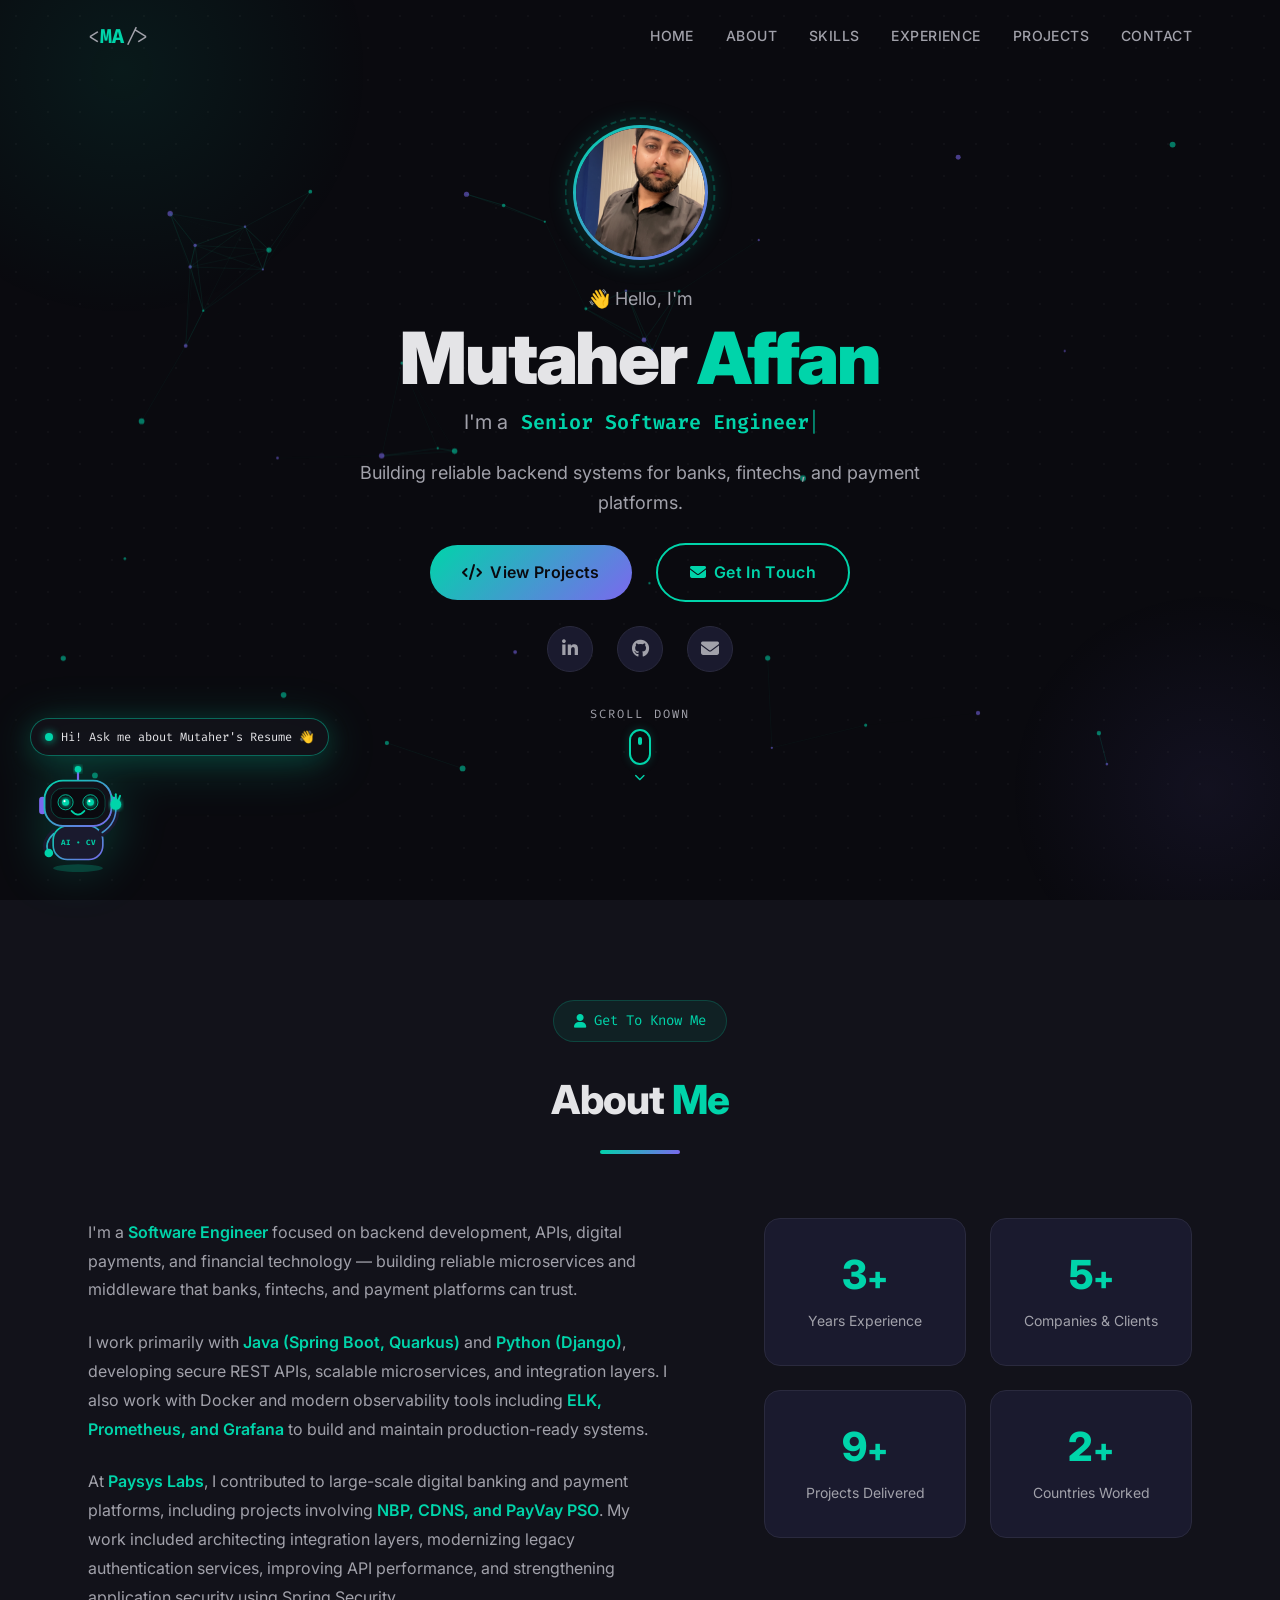
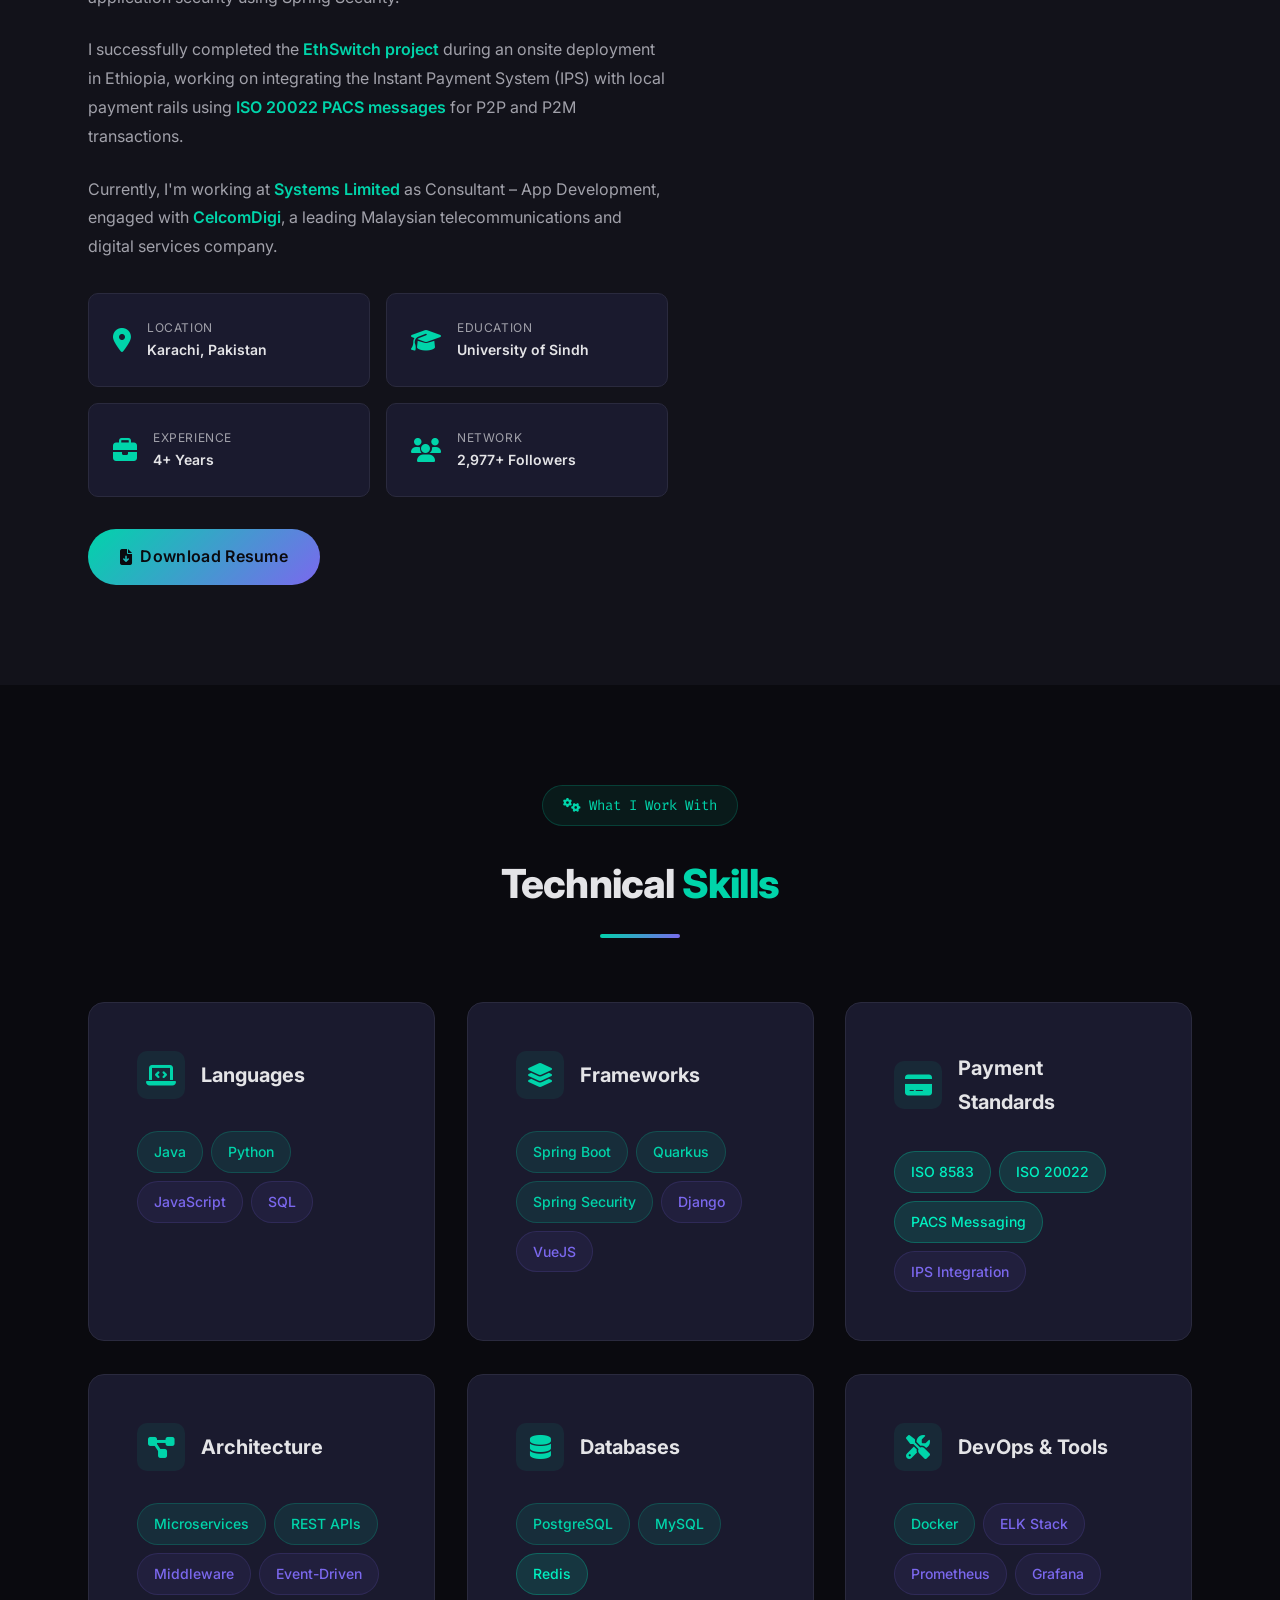
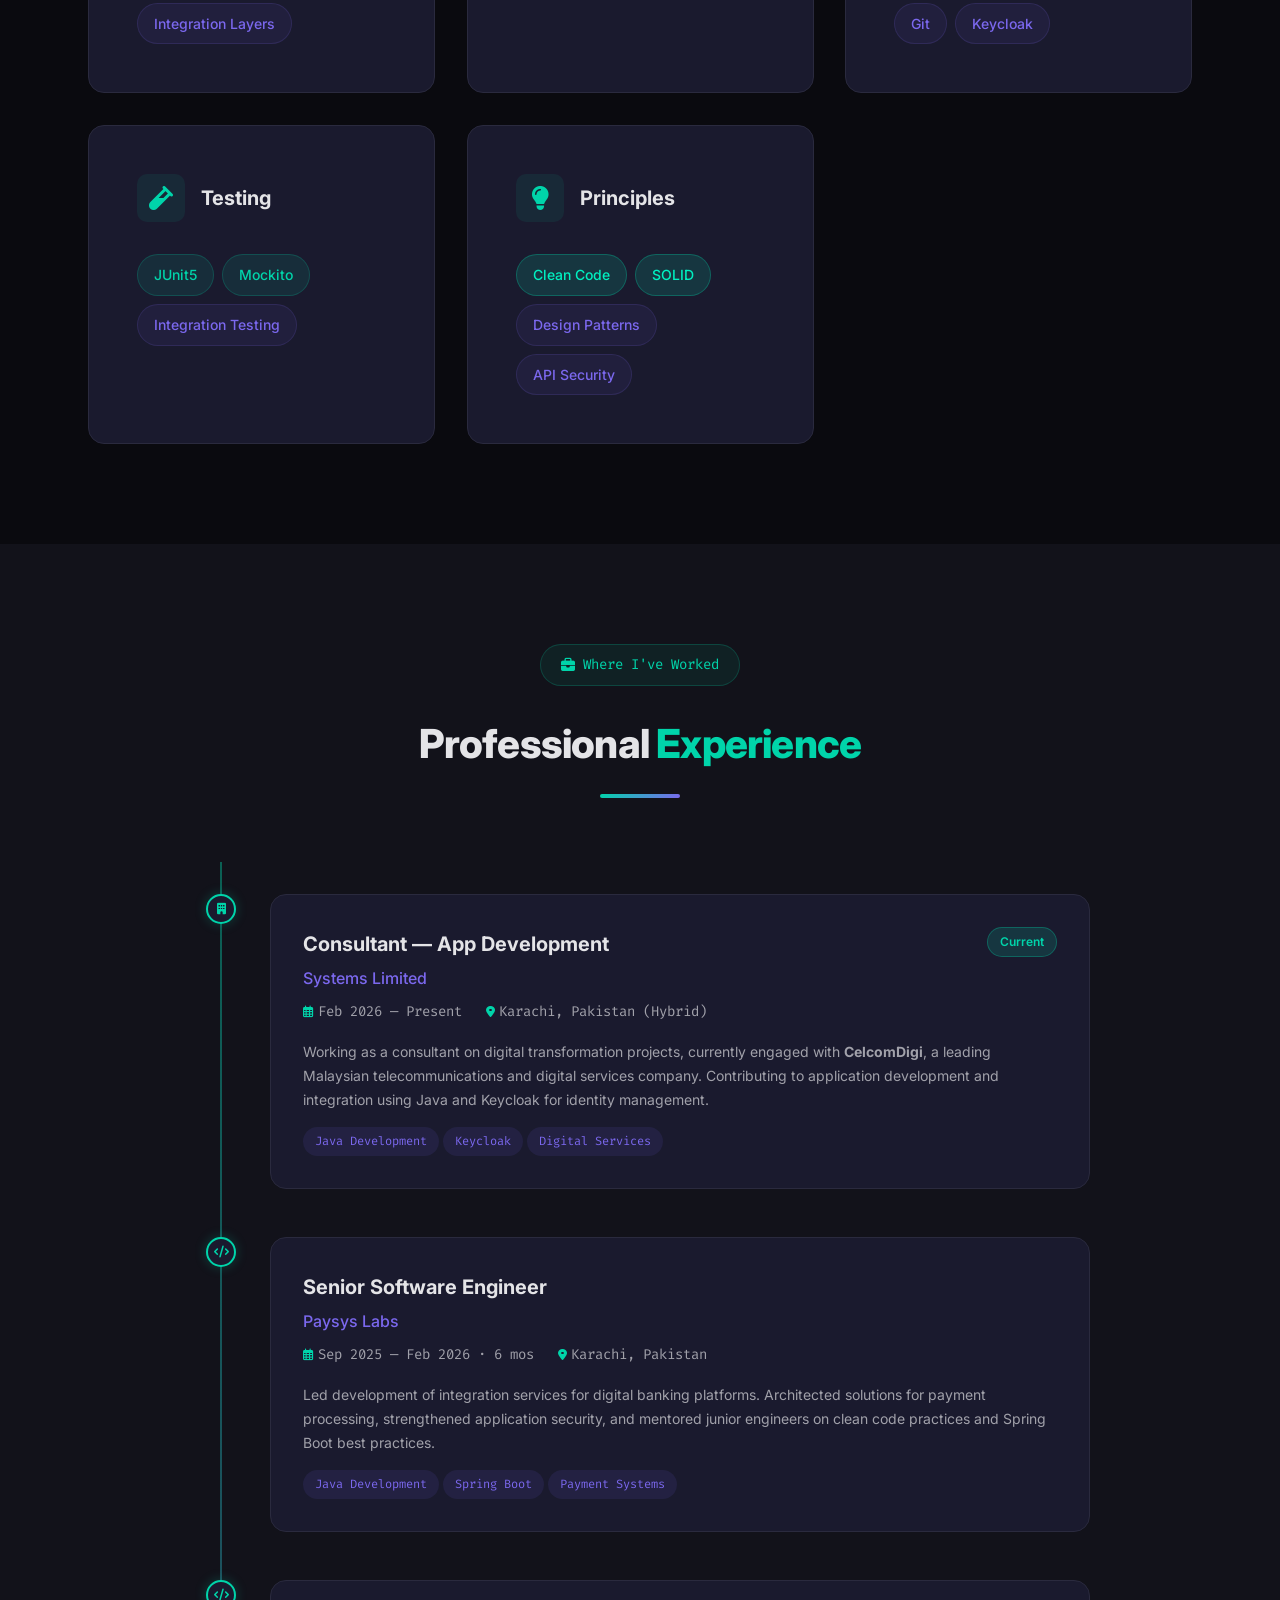
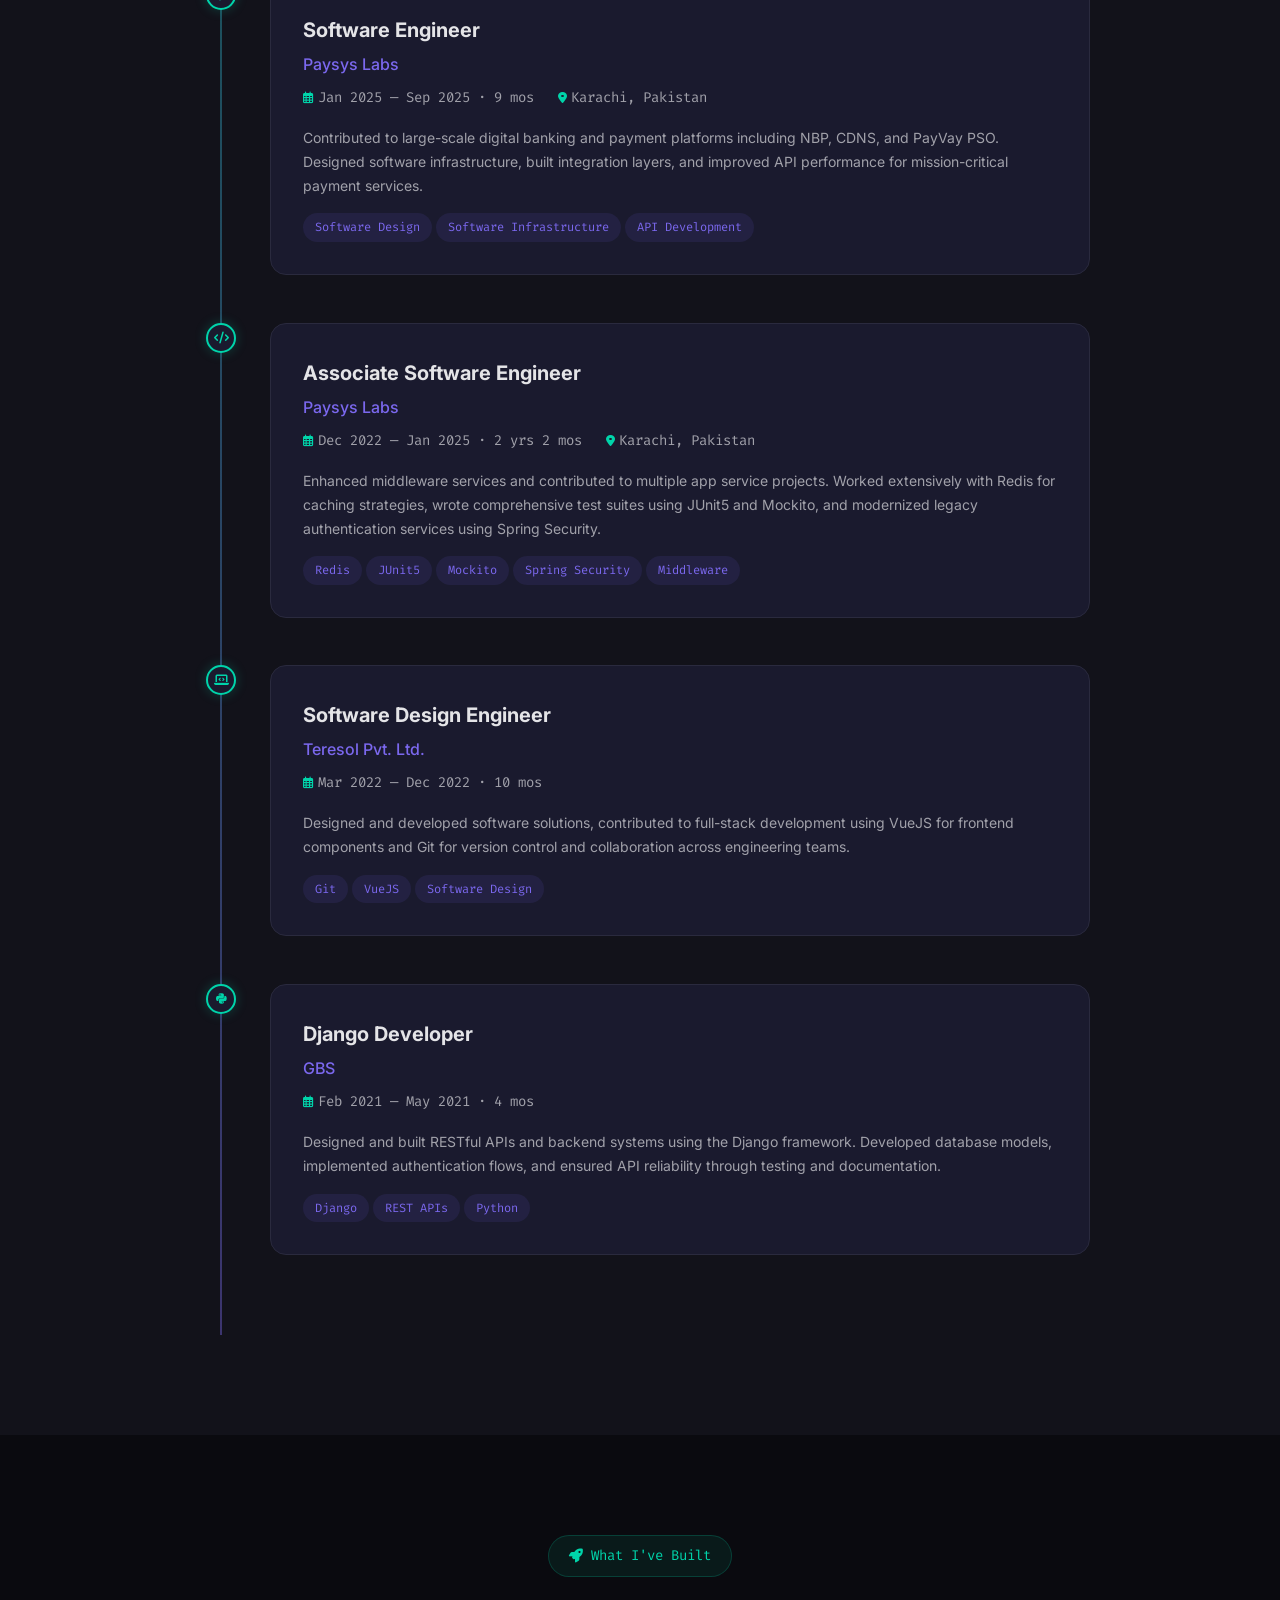
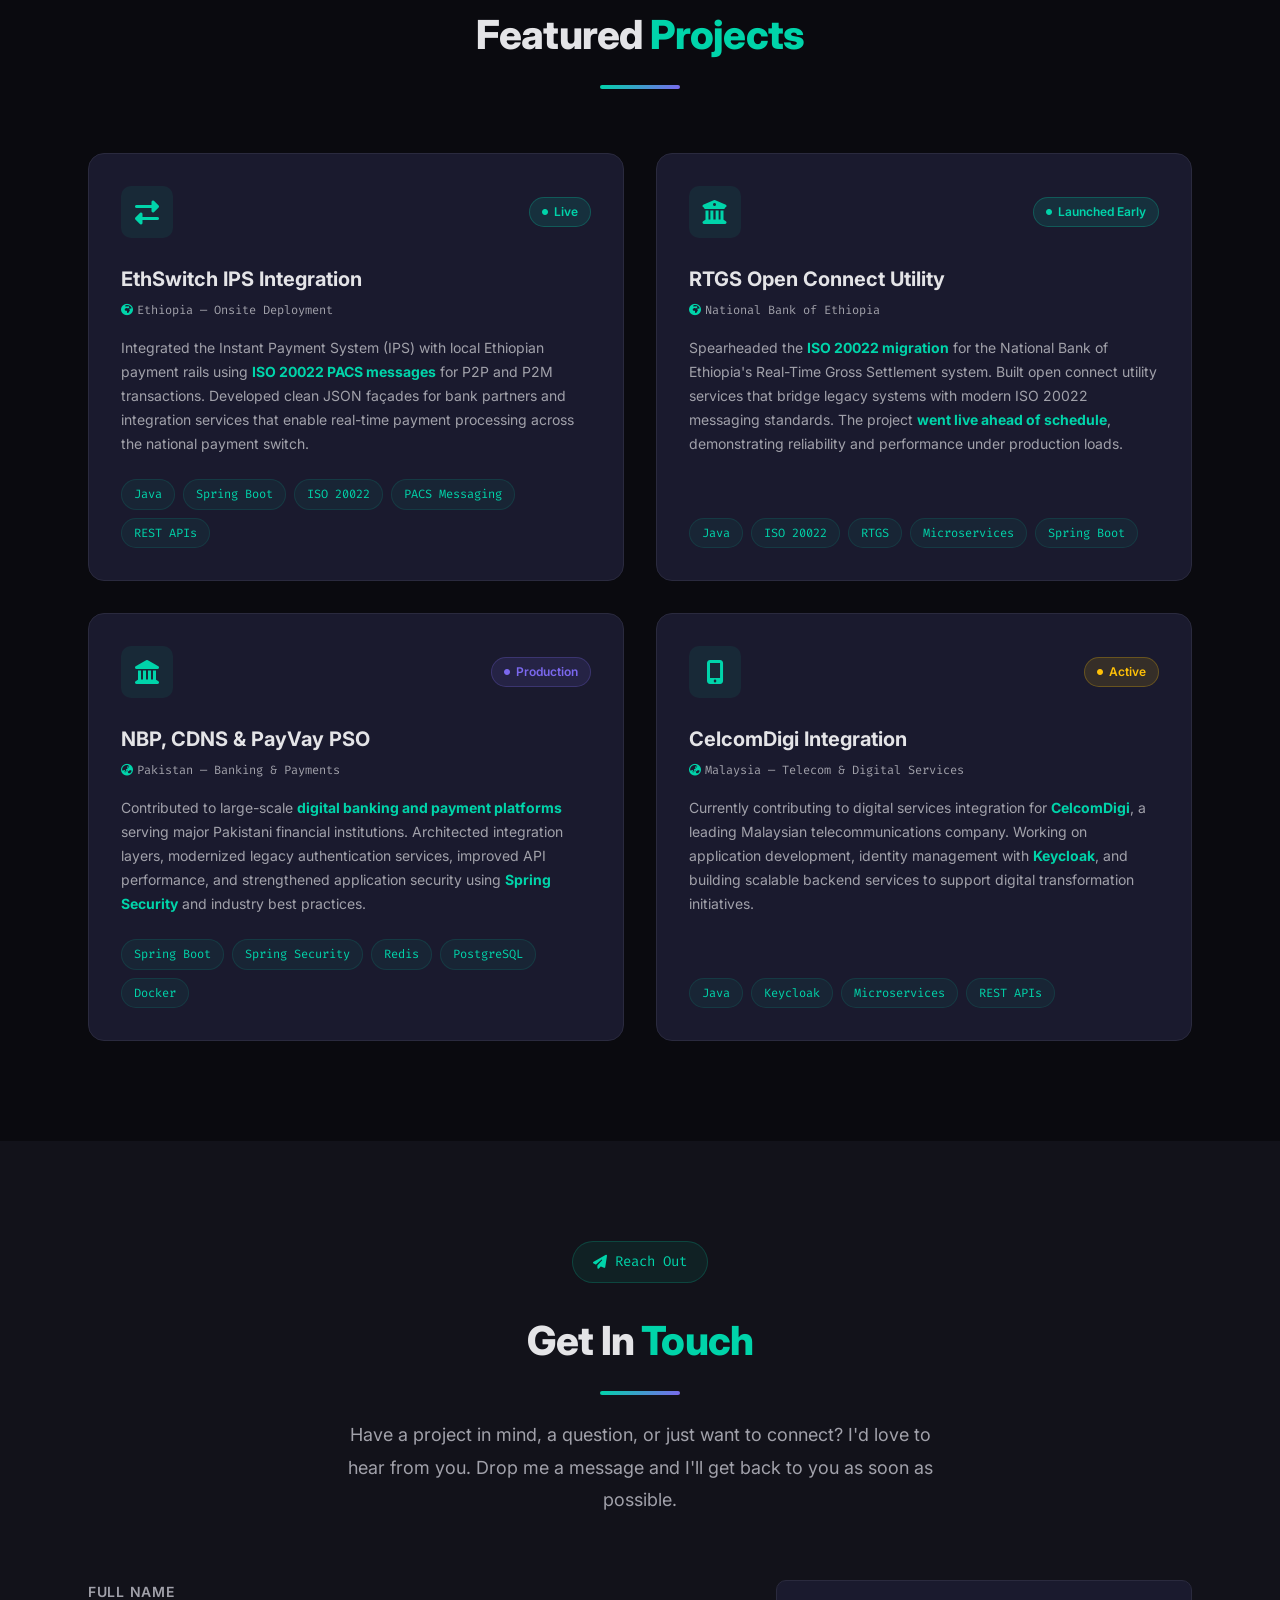
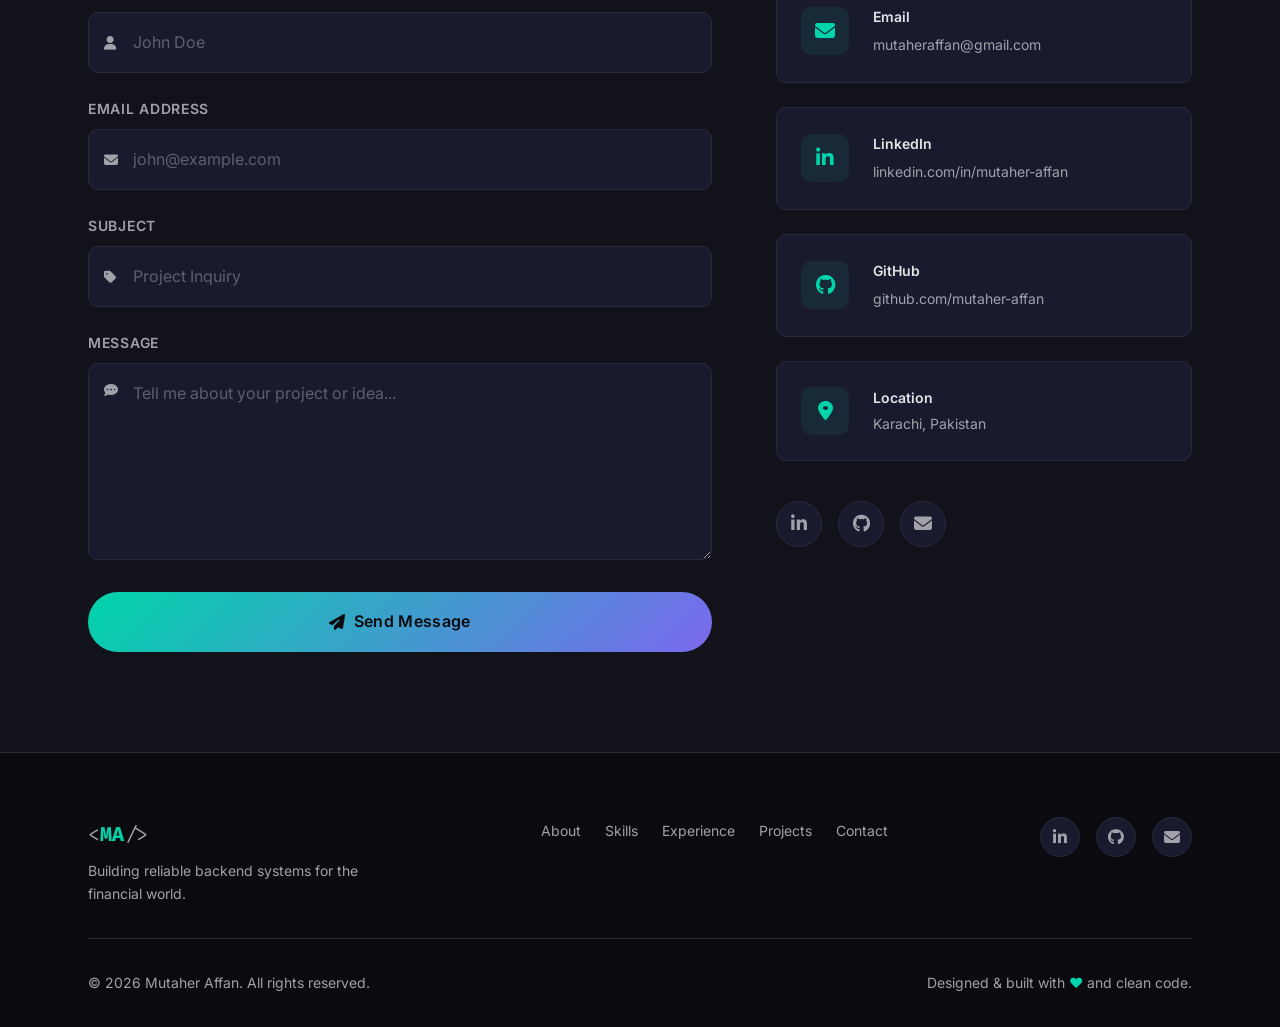
<file: index.html>
<!DOCTYPE html>
<html lang="en" dir="ltr">
<head>
  <!-- ============================================================
       Mutaher Affan — Portfolio Website
       Senior Software Engineer | FinTech & Digital Payments
       ============================================================ -->
  <meta charset="UTF-8">
  <meta name="viewport" content="width=device-width, initial-scale=1.0">
  <meta http-equiv="X-UA-Compatible" content="IE=edge">

  <!-- Primary Meta Tags -->
  <title>Mutaher Affan | Senior Software Engineer | FinTech &amp; Digital Payments</title>
  <meta name="title" content="Mutaher Affan | Senior Software Engineer | FinTech &amp; Digital Payments">
  <meta name="description" content="Mutaher Affan — Senior Software Engineer specializing in Java, Spring Boot, FinTech, ISO 8583, ISO 20022, and Digital Payments. Building reliable backend systems for banks and payment platforms.">
  <meta name="keywords" content="Mutaher Affan, Senior Software Engineer, Java Developer, Spring Boot, Quarkus, FinTech, Digital Payments, ISO 8583, ISO 20022, Backend Engineer, Microservices, REST API, Karachi, Pakistan, Paysys Labs, Systems Limited">
  <meta name="author" content="Mutaher Affan">
  <meta name="robots" content="index, follow">
  <meta name="language" content="English">
  <meta name="revisit-after" content="7 days">
  <link rel="canonical" href="https://mutaheraffan.github.io/mutaher-affan-portfolio/">

  <!-- Open Graph / Facebook -->
  <meta property="og:type" content="website">
  <meta property="og:url" content="https://mutaheraffan.github.io/mutaher-affan-portfolio/">
  <meta property="og:title" content="Mutaher Affan | Senior Software Engineer | FinTech &amp; Digital Payments">
  <meta property="og:description" content="Mutaher Affan — Senior Software Engineer specializing in Java, Spring Boot, FinTech, ISO 8583, ISO 20022, and Digital Payments. Building reliable backend systems for banks and payment platforms.">
  <meta property="og:image" content="https://mutaheraffan.github.io/mutaher-affan-portfolio/images/og-preview.png">
  <meta property="og:locale" content="en_US">
  <meta property="og:site_name" content="Mutaher Affan — Portfolio">

  <!-- Twitter Card -->
  <meta name="twitter:card" content="summary_large_image">
  <meta name="twitter:url" content="https://mutaheraffan.github.io/mutaher-affan-portfolio/">
  <meta name="twitter:title" content="Mutaher Affan | Senior Software Engineer | FinTech &amp; Digital Payments">
  <meta name="twitter:description" content="Mutaher Affan — Senior Software Engineer specializing in Java, Spring Boot, FinTech, ISO 8583, ISO 20022, and Digital Payments. Building reliable backend systems for banks and payment platforms.">
  <meta name="twitter:image" content="https://mutaheraffan.github.io/mutaher-affan-portfolio/images/og-preview.png">

  <!-- Favicon -->
  <link rel="icon" type="image/png" sizes="32x32" href="images/favicon-32x32.png">
  <link rel="icon" type="image/png" sizes="16x16" href="images/favicon-16x16.png">
  <link rel="apple-touch-icon" sizes="180x180" href="images/apple-touch-icon.png">
  <link rel="manifest" href="site.webmanifest">
  <meta name="theme-color" content="#0d1117">

  <!-- Preconnect to Google Fonts -->
  <link rel="preconnect" href="https://fonts.googleapis.com">
  <link rel="preconnect" href="https://fonts.gstatic.com" crossorigin>
  <link href="https://fonts.googleapis.com/css2?family=Inter:wght@300;400;500;600;700;800&family=Fira+Code:wght@400;500;600&display=swap" rel="stylesheet">

  <!-- Font Awesome CDN -->
  <link rel="stylesheet" href="https://cdnjs.cloudflare.com/ajax/libs/font-awesome/6.5.1/css/all.min.css" integrity="sha512-DTOQO9RWCH3ppGqcWaEA1BIZOC6xxalwEsw9c2QQeAIftl+Vegovlnee1c9QX4TctnWMn13TZye+giMm8e2LwA==" crossorigin="anonymous" referrerpolicy="no-referrer">

  <!-- Main Stylesheet -->
  <link rel="stylesheet" href="css/style.css">

  <!-- Schema.org JSON-LD Structured Data -->
  <script type="application/ld+json">
  {
    "@context": "https://schema.org",
    "@type": "Person",
    "name": "Mutaher Affan",
    "givenName": "Mutaher",
    "familyName": "Affan",
    "jobTitle": "Senior Software Engineer",
    "description": "Senior Software Engineer specializing in Java, Spring Boot, FinTech, ISO 8583, ISO 20022, and Digital Payments. Building reliable backend systems for banks and payment platforms.",
    "url": "https://mutaheraffan.github.io/mutaher-affan-portfolio/",
    "image": "https://mutaheraffan.github.io/mutaher-affan-portfolio/images/profile.jpg",
    "email": "mailto:mutaheraffan@gmail.com",
    "address": {
      "@type": "PostalAddress",
      "addressLocality": "Karachi",
      "addressCountry": "PK"
    },
    "alumniOf": {
      "@type": "EducationalOrganization",
      "name": "University of Sindh"
    },
    "worksFor": {
      "@type": "Organization",
      "name": "Systems Limited",
      "url": "https://www.systemsltd.com"
    },
    "sameAs": [
      "https://linkedin.com/in/mutaher-affan",
      "https://github.com/mutaher-affan"
    ],
    "knowsAbout": [
      "Java", "Spring Boot", "Quarkus", "Python", "Django",
      "ISO 8583", "ISO 20022", "Digital Payments", "FinTech",
      "Microservices", "REST APIs", "Docker", "Redis",
      "PostgreSQL", "Keycloak", "Clean Code"
    ]
  }
  </script>
</head>

<body>
  <!-- ============================
       SKIP NAVIGATION (A11y)
       ============================ -->
  <a href="#main-content" class="skip-link" aria-label="Skip to main content">Skip to main content</a>

  <!-- ============================
       HEADER / NAVIGATION
       ============================ -->
  <header id="header" class="site-header" role="banner">
    <nav class="navbar" role="navigation" aria-label="Primary navigation">
      <div class="nav-container">
        <!-- Logo / Brand -->
        <a href="#hero" class="nav-logo" aria-label="Mutaher Affan — Home">
          <span class="logo-bracket">&lt;</span><span class="logo-text">MA</span><span class="logo-bracket"> /&gt;</span>
        </a>

        <!-- Hamburger Toggle (Mobile) -->
        <button class="nav-toggle" id="nav-toggle" aria-label="Toggle navigation menu" aria-expanded="false" aria-controls="nav-menu">
          <span class="hamburger-line"></span>
          <span class="hamburger-line"></span>
          <span class="hamburger-line"></span>
        </button>

        <!-- Navigation Links -->
        <ul class="nav-menu" id="nav-menu" role="menubar">
          <li role="none"><a href="#hero" class="nav-link active" role="menuitem">Home</a></li>
          <li role="none"><a href="#about" class="nav-link" role="menuitem">About</a></li>
          <li role="none"><a href="#skills" class="nav-link" role="menuitem">Skills</a></li>
          <li role="none"><a href="#experience" class="nav-link" role="menuitem">Experience</a></li>
          <li role="none"><a href="#projects" class="nav-link" role="menuitem">Projects</a></li>
          <li role="none"><a href="#contact" class="nav-link" role="menuitem">Contact</a></li>
        </ul>
      </div>
    </nav>
  </header>

  <!-- ============================
       MAIN CONTENT
       ============================ -->
  <main id="main-content" role="main">

    <!-- ============================
         HERO SECTION
         ============================ -->
    <section id="hero" class="hero-section" aria-label="Introduction">
      <div class="hero-container">
        <!-- Animated Background Particles (rendered via CSS/JS) -->
        <div class="hero-particles" aria-hidden="true"></div>

        <div class="hero-content">
          <!-- Profile Avatar -->
          <div class="hero-avatar" aria-label="Profile photo of Mutaher Affan">
            <div class="avatar-frame">
              <img src="images/profile.jpg" alt="Mutaher Affan - Senior Software Engineer" class="avatar-img">
            </div>
            <div class="avatar-ring" aria-hidden="true"></div>
          </div>

          <!-- Greeting -->
          <p class="hero-greeting">
            <span class="greeting-wave" aria-hidden="true">👋</span> Hello, I'm
          </p>

          <!-- Name -->
          <h1 class="hero-name">
            Mutaher <span class="text-accent">Affan</span>
          </h1>

          <!-- Animated Typing Titles -->
          <div class="hero-titles" aria-label="Professional titles">
            <span class="typing-prefix">I'm a&nbsp;</span>
            <span class="typing-wrapper">
              <span class="typing-text" id="typing-text"></span>
              <span class="typing-cursor" aria-hidden="true">|</span>
            </span>
          </div>

          <!-- Hidden list for typing animation content -->
          <ul id="typing-strings" class="sr-only" aria-hidden="true">
            <li>Senior Software Engineer</li>
            <li>FinTech Specialist</li>
            <li>Digital Payments Expert</li>
            <li>Backend Architect</li>
            <li>ISO 8583 &amp; ISO 20022</li>
            <li>Clean Code Advocate</li>
          </ul>

          <!-- Short Tagline -->
          <p class="hero-tagline">
            Building reliable backend systems for banks, fintechs, and payment platforms.
          </p>

          <!-- CTA Buttons -->
          <div class="hero-cta">
            <a href="#projects" class="btn btn-primary" aria-label="View my projects">
              <i class="fas fa-code" aria-hidden="true"></i> View Projects
            </a>
            <a href="#contact" class="btn btn-outline" aria-label="Get in touch with me">
              <i class="fas fa-envelope" aria-hidden="true"></i> Get In Touch
            </a>
          </div>

          <!-- Social Links -->
          <div class="hero-socials" aria-label="Social media links">
            <a href="https://linkedin.com/in/mutaher-affan" target="_blank" rel="noopener noreferrer" class="social-link" aria-label="LinkedIn profile">
              <i class="fab fa-linkedin-in" aria-hidden="true"></i>
            </a>
            <a href="https://github.com/mutaher-affan" target="_blank" rel="noopener noreferrer" class="social-link" aria-label="GitHub profile">
              <i class="fab fa-github" aria-hidden="true"></i>
            </a>
            <a href="mailto:mutaheraffan@gmail.com" class="social-link" aria-label="Send email">
              <i class="fas fa-envelope" aria-hidden="true"></i>
            </a>
          </div>

          <!-- Scroll Down Indicator (Guaranteed Zero-Overlap) -->
          <a href="#about" class="scroll-indicator" aria-label="Scroll down to About section">
            <span class="scroll-text">Scroll Down</span>
            <div class="scroll-mouse" aria-hidden="true">
              <div class="scroll-wheel"></div>
            </div>
            <i class="fas fa-chevron-down scroll-arrow" aria-hidden="true"></i>
          </a>
        </div>
      </div>
    </section>

    <!-- ============================
         ABOUT SECTION
         ============================ -->
    <section id="about" class="section about-section" aria-labelledby="about-heading">
      <div class="container">
        <!-- Section Header -->
        <div class="section-header">
          <span class="section-tag"><i class="fas fa-user" aria-hidden="true"></i> Get To Know Me</span>
          <h2 id="about-heading" class="section-title">About <span class="text-accent">Me</span></h2>
          <div class="section-divider" aria-hidden="true"></div>
        </div>

        <!-- About Content -->
        <div class="about-grid">
          <!-- Left Column: Text -->
          <div class="about-text">
            <p>
              I'm a <strong>Software Engineer</strong> focused on backend development, APIs, digital payments, and financial technology — building reliable microservices and middleware that banks, fintechs, and payment platforms can trust.
            </p>
            <p>
              I work primarily with <strong>Java (Spring Boot, Quarkus)</strong> and <strong>Python (Django)</strong>, developing secure REST APIs, scalable microservices, and integration layers. I also work with Docker and modern observability tools including <strong>ELK, Prometheus, and Grafana</strong> to build and maintain production-ready systems.
            </p>
            <p>
              At <strong>Paysys Labs</strong>, I contributed to large-scale digital banking and payment platforms, including projects involving <strong>NBP, CDNS, and PayVay PSO</strong>. My work included architecting integration layers, modernizing legacy authentication services, improving API performance, and strengthening application security using Spring Security.
            </p>
            <p>
              I successfully completed the <strong>EthSwitch project</strong> during an onsite deployment in Ethiopia, working on integrating the Instant Payment System (IPS) with local payment rails using <strong>ISO 20022 PACS messages</strong> for P2P and P2M transactions.
            </p>
            <p>
              Currently, I'm working at <strong>Systems Limited</strong> as Consultant – App Development, engaged with <strong>CelcomDigi</strong>, a leading Malaysian telecommunications and digital services company.
            </p>

            <!-- Info Cards -->
            <div class="about-info-cards">
              <div class="info-card">
                <i class="fas fa-map-marker-alt" aria-hidden="true"></i>
                <div>
                  <span class="info-label">Location</span>
                  <span class="info-value">Karachi, Pakistan</span>
                </div>
              </div>
              <div class="info-card">
                <i class="fas fa-graduation-cap" aria-hidden="true"></i>
                <div>
                  <span class="info-label">Education</span>
                  <span class="info-value">University of Sindh</span>
                </div>
              </div>
              <div class="info-card">
                <i class="fas fa-briefcase" aria-hidden="true"></i>
                <div>
                  <span class="info-label">Experience</span>
                  <span class="info-value">4+ Years</span>
                </div>
              </div>
              <div class="info-card">
                <i class="fas fa-users" aria-hidden="true"></i>
                <div>
                  <span class="info-label">Network</span>
                  <span class="info-value">2,977+ Followers</span>
                </div>
              </div>
            </div>

            <!-- Resume Download -->
            <a href="documents/resume.pdf" class="btn btn-primary" aria-label="Download my resume" download="Mutaher-Affan-Resume.pdf" target="_blank">
              <i class="fas fa-file-download" aria-hidden="true"></i> Download Resume
            </a>
          </div>

          <!-- Right Column: Stats/Visual -->
          <div class="about-stats">
            <div class="stat-card" aria-label="4+ years of experience">
              <span class="stat-number" data-count="4">0</span><span class="stat-suffix">+</span>
              <span class="stat-label">Years Experience</span>
            </div>
            <div class="stat-card" aria-label="6+ companies and clients served">
              <span class="stat-number" data-count="6">0</span><span class="stat-suffix">+</span>
              <span class="stat-label">Companies &amp; Clients</span>
            </div>
            <div class="stat-card" aria-label="10+ projects delivered">
              <span class="stat-number" data-count="10">0</span><span class="stat-suffix">+</span>
              <span class="stat-label">Projects Delivered</span>
            </div>
            <div class="stat-card" aria-label="3 countries worked across">
              <span class="stat-number" data-count="3">0</span><span class="stat-suffix">+</span>
              <span class="stat-label">Countries Worked</span>
            </div>
          </div>
        </div>
      </div>
    </section>

    <!-- ============================
         SKILLS SECTION
         ============================ -->
    <section id="skills" class="section skills-section" aria-labelledby="skills-heading">
      <div class="container">
        <!-- Section Header -->
        <div class="section-header">
          <span class="section-tag"><i class="fas fa-cogs" aria-hidden="true"></i> What I Work With</span>
          <h2 id="skills-heading" class="section-title">Technical <span class="text-accent">Skills</span></h2>
          <div class="section-divider" aria-hidden="true"></div>
        </div>

        <!-- Skills Grid -->
        <div class="skills-grid">

          <!-- Languages -->
          <article class="skill-category" aria-label="Programming Languages">
            <div class="skill-category-header">
              <div class="skill-icon-wrapper">
                <i class="fas fa-laptop-code" aria-hidden="true"></i>
              </div>
              <h3 class="skill-category-title">Languages</h3>
            </div>
            <div class="skill-tags">
              <span class="skill-tag skill-tag--primary">Java</span>
              <span class="skill-tag skill-tag--primary">Python</span>
              <span class="skill-tag skill-tag--secondary">JavaScript</span>
              <span class="skill-tag skill-tag--secondary">SQL</span>
            </div>
          </article>

          <!-- Frameworks -->
          <article class="skill-category" aria-label="Frameworks and Libraries">
            <div class="skill-category-header">
              <div class="skill-icon-wrapper">
                <i class="fas fa-layer-group" aria-hidden="true"></i>
              </div>
              <h3 class="skill-category-title">Frameworks</h3>
            </div>
            <div class="skill-tags">
              <span class="skill-tag skill-tag--primary">Spring Boot</span>
              <span class="skill-tag skill-tag--primary">Quarkus</span>
              <span class="skill-tag skill-tag--primary">Spring Security</span>
              <span class="skill-tag skill-tag--secondary">Django</span>
              <span class="skill-tag skill-tag--secondary">VueJS</span>
            </div>
          </article>

          <!-- Payment Standards -->
          <article class="skill-category" aria-label="Payment Standards and Protocols">
            <div class="skill-category-header">
              <div class="skill-icon-wrapper">
                <i class="fas fa-credit-card" aria-hidden="true"></i>
              </div>
              <h3 class="skill-category-title">Payment Standards</h3>
            </div>
            <div class="skill-tags">
              <span class="skill-tag skill-tag--accent">ISO 8583</span>
              <span class="skill-tag skill-tag--accent">ISO 20022</span>
              <span class="skill-tag skill-tag--accent">PACS Messaging</span>
              <span class="skill-tag skill-tag--secondary">IPS Integration</span>
            </div>
          </article>

          <!-- Architecture -->
          <article class="skill-category" aria-label="Architecture and Design">
            <div class="skill-category-header">
              <div class="skill-icon-wrapper">
                <i class="fas fa-project-diagram" aria-hidden="true"></i>
              </div>
              <h3 class="skill-category-title">Architecture</h3>
            </div>
            <div class="skill-tags">
              <span class="skill-tag skill-tag--primary">Microservices</span>
              <span class="skill-tag skill-tag--primary">REST APIs</span>
              <span class="skill-tag skill-tag--secondary">Middleware</span>
              <span class="skill-tag skill-tag--secondary">Event-Driven</span>
              <span class="skill-tag skill-tag--secondary">Integration Layers</span>
            </div>
          </article>

          <!-- Databases -->
          <article class="skill-category" aria-label="Databases and Caching">
            <div class="skill-category-header">
              <div class="skill-icon-wrapper">
                <i class="fas fa-database" aria-hidden="true"></i>
              </div>
              <h3 class="skill-category-title">Databases</h3>
            </div>
            <div class="skill-tags">
              <span class="skill-tag skill-tag--primary">PostgreSQL</span>
              <span class="skill-tag skill-tag--primary">MySQL</span>
              <span class="skill-tag skill-tag--accent">Redis</span>
            </div>
          </article>

          <!-- DevOps & Tools -->
          <article class="skill-category" aria-label="DevOps and Tooling">
            <div class="skill-category-header">
              <div class="skill-icon-wrapper">
                <i class="fas fa-tools" aria-hidden="true"></i>
              </div>
              <h3 class="skill-category-title">DevOps &amp; Tools</h3>
            </div>
            <div class="skill-tags">
              <span class="skill-tag skill-tag--primary">Docker</span>
              <span class="skill-tag skill-tag--secondary">ELK Stack</span>
              <span class="skill-tag skill-tag--secondary">Prometheus</span>
              <span class="skill-tag skill-tag--secondary">Grafana</span>
              <span class="skill-tag skill-tag--secondary">Git</span>
              <span class="skill-tag skill-tag--secondary">Keycloak</span>
            </div>
          </article>

          <!-- Testing -->
          <article class="skill-category" aria-label="Testing">
            <div class="skill-category-header">
              <div class="skill-icon-wrapper">
                <i class="fas fa-vial" aria-hidden="true"></i>
              </div>
              <h3 class="skill-category-title">Testing</h3>
            </div>
            <div class="skill-tags">
              <span class="skill-tag skill-tag--primary">JUnit5</span>
              <span class="skill-tag skill-tag--primary">Mockito</span>
              <span class="skill-tag skill-tag--secondary">Integration Testing</span>
            </div>
          </article>

          <!-- Principles -->
          <article class="skill-category" aria-label="Engineering Principles">
            <div class="skill-category-header">
              <div class="skill-icon-wrapper">
                <i class="fas fa-lightbulb" aria-hidden="true"></i>
              </div>
              <h3 class="skill-category-title">Principles</h3>
            </div>
            <div class="skill-tags">
              <span class="skill-tag skill-tag--accent">Clean Code</span>
              <span class="skill-tag skill-tag--accent">SOLID</span>
              <span class="skill-tag skill-tag--secondary">Design Patterns</span>
              <span class="skill-tag skill-tag--secondary">API Security</span>
            </div>
          </article>

        </div>
      </div>
    </section>

    <!-- ============================
         EXPERIENCE SECTION
         ============================ -->
    <section id="experience" class="section experience-section" aria-labelledby="experience-heading">
      <div class="container">
        <!-- Section Header -->
        <div class="section-header">
          <span class="section-tag"><i class="fas fa-briefcase" aria-hidden="true"></i> Where I've Worked</span>
          <h2 id="experience-heading" class="section-title">Professional <span class="text-accent">Experience</span></h2>
          <div class="section-divider" aria-hidden="true"></div>
        </div>

        <!-- Timeline -->
        <div class="timeline" role="list" aria-label="Work experience timeline">

          <!-- Experience 1: Systems Limited -->
          <article class="timeline-item" role="listitem">
            <div class="timeline-marker" aria-hidden="true">
              <i class="fas fa-building"></i>
            </div>
            <div class="timeline-content">
              <div class="timeline-header">
                <div class="timeline-title-group">
                  <h3 class="timeline-role">Consultant — App Development</h3>
                  <span class="timeline-company">Systems Limited</span>
                </div>
                <span class="timeline-badge timeline-badge--current">Current</span>
              </div>
              <div class="timeline-meta">
                <span class="timeline-date"><i class="far fa-calendar-alt" aria-hidden="true"></i> Feb 2026 — Present</span>
                <span class="timeline-location"><i class="fas fa-map-marker-alt" aria-hidden="true"></i> Karachi, Pakistan (Hybrid)</span>
              </div>
              <p class="timeline-description">
                Working as a consultant on digital transformation projects, currently engaged with <strong>CelcomDigi</strong>, a leading Malaysian telecommunications and digital services company. Contributing to application development and integration using Java and Keycloak for identity management.
              </p>
              <div class="timeline-skills">
                <span class="skill-chip">Java Development</span>
                <span class="skill-chip">Keycloak</span>
                <span class="skill-chip">Digital Services</span>
              </div>
            </div>
          </article>

          <!-- Experience 2: Senior Software Engineer - Paysys Labs -->
          <article class="timeline-item" role="listitem">
            <div class="timeline-marker" aria-hidden="true">
              <i class="fas fa-code"></i>
            </div>
            <div class="timeline-content">
              <div class="timeline-header">
                <div class="timeline-title-group">
                  <h3 class="timeline-role">Senior Software Engineer</h3>
                  <span class="timeline-company">Paysys Labs</span>
                </div>
              </div>
              <div class="timeline-meta">
                <span class="timeline-date"><i class="far fa-calendar-alt" aria-hidden="true"></i> Sep 2025 — Feb 2026 · 6 mos</span>
                <span class="timeline-location"><i class="fas fa-map-marker-alt" aria-hidden="true"></i> Karachi, Pakistan</span>
              </div>
              <p class="timeline-description">
                Led development of integration services for digital banking platforms. Architected solutions for payment processing, strengthened application security, and mentored junior engineers on clean code practices and Spring Boot best practices.
              </p>
              <div class="timeline-skills">
                <span class="skill-chip">Java Development</span>
                <span class="skill-chip">Spring Boot</span>
                <span class="skill-chip">Payment Systems</span>
              </div>
            </div>
          </article>

          <!-- Experience 3: Software Engineer - Paysys Labs -->
          <article class="timeline-item" role="listitem">
            <div class="timeline-marker" aria-hidden="true">
              <i class="fas fa-code"></i>
            </div>
            <div class="timeline-content">
              <div class="timeline-header">
                <div class="timeline-title-group">
                  <h3 class="timeline-role">Software Engineer</h3>
                  <span class="timeline-company">Paysys Labs</span>
                </div>
              </div>
              <div class="timeline-meta">
                <span class="timeline-date"><i class="far fa-calendar-alt" aria-hidden="true"></i> Jan 2025 — Sep 2025 · 9 mos</span>
                <span class="timeline-location"><i class="fas fa-map-marker-alt" aria-hidden="true"></i> Karachi, Pakistan</span>
              </div>
              <p class="timeline-description">
                Contributed to large-scale digital banking and payment platforms including NBP, CDNS, and PayVay PSO. Designed software infrastructure, built integration layers, and improved API performance for mission-critical payment services.
              </p>
              <div class="timeline-skills">
                <span class="skill-chip">Software Design</span>
                <span class="skill-chip">Software Infrastructure</span>
                <span class="skill-chip">API Development</span>
              </div>
            </div>
          </article>

          <!-- Experience 4: Associate Software Engineer - Paysys Labs -->
          <article class="timeline-item" role="listitem">
            <div class="timeline-marker" aria-hidden="true">
              <i class="fas fa-code"></i>
            </div>
            <div class="timeline-content">
              <div class="timeline-header">
                <div class="timeline-title-group">
                  <h3 class="timeline-role">Associate Software Engineer</h3>
                  <span class="timeline-company">Paysys Labs</span>
                </div>
              </div>
              <div class="timeline-meta">
                <span class="timeline-date"><i class="far fa-calendar-alt" aria-hidden="true"></i> Dec 2022 — Jan 2025 · 2 yrs 2 mos</span>
                <span class="timeline-location"><i class="fas fa-map-marker-alt" aria-hidden="true"></i> Karachi, Pakistan</span>
              </div>
              <p class="timeline-description">
                Enhanced middleware services and contributed to multiple app service projects. Worked extensively with Redis for caching strategies, wrote comprehensive test suites using JUnit5 and Mockito, and modernized legacy authentication services using Spring Security.
              </p>
              <div class="timeline-skills">
                <span class="skill-chip">Redis</span>
                <span class="skill-chip">JUnit5</span>
                <span class="skill-chip">Mockito</span>
                <span class="skill-chip">Spring Security</span>
                <span class="skill-chip">Middleware</span>
              </div>
            </div>
          </article>

          <!-- Experience 5: Teresol -->
          <article class="timeline-item" role="listitem">
            <div class="timeline-marker" aria-hidden="true">
              <i class="fas fa-laptop-code"></i>
            </div>
            <div class="timeline-content">
              <div class="timeline-header">
                <div class="timeline-title-group">
                  <h3 class="timeline-role">Software Design Engineer</h3>
                  <span class="timeline-company">Teresol Pvt. Ltd.</span>
                </div>
              </div>
              <div class="timeline-meta">
                <span class="timeline-date"><i class="far fa-calendar-alt" aria-hidden="true"></i> Mar 2022 — Dec 2022 · 10 mos</span>
              </div>
              <p class="timeline-description">
                Designed and developed software solutions, contributed to full-stack development using VueJS for frontend components and Git for version control and collaboration across engineering teams.
              </p>
              <div class="timeline-skills">
                <span class="skill-chip">Git</span>
                <span class="skill-chip">VueJS</span>
                <span class="skill-chip">Software Design</span>
              </div>
            </div>
          </article>

          <!-- Experience 6: GBS -->
          <article class="timeline-item" role="listitem">
            <div class="timeline-marker" aria-hidden="true">
              <i class="fab fa-python"></i>
            </div>
            <div class="timeline-content">
              <div class="timeline-header">
                <div class="timeline-title-group">
                  <h3 class="timeline-role">Django Developer</h3>
                  <span class="timeline-company">GBS</span>
                </div>
              </div>
              <div class="timeline-meta">
                <span class="timeline-date"><i class="far fa-calendar-alt" aria-hidden="true"></i> Feb 2021 — May 2021 · 4 mos</span>
              </div>
              <p class="timeline-description">
                Designed and built RESTful APIs and backend systems using the Django framework. Developed database models, implemented authentication flows, and ensured API reliability through testing and documentation.
              </p>
              <div class="timeline-skills">
                <span class="skill-chip">Django</span>
                <span class="skill-chip">REST APIs</span>
                <span class="skill-chip">Python</span>
              </div>
            </div>
          </article>

        </div>
      </div>
    </section>

    <!-- ============================
         PROJECTS SECTION
         ============================ -->
    <section id="projects" class="section projects-section" aria-labelledby="projects-heading">
      <div class="container">
        <!-- Section Header -->
        <div class="section-header">
          <span class="section-tag"><i class="fas fa-rocket" aria-hidden="true"></i> What I've Built</span>
          <h2 id="projects-heading" class="section-title">Featured <span class="text-accent">Projects</span></h2>
          <div class="section-divider" aria-hidden="true"></div>
        </div>

        <!-- Projects Grid -->
        <div class="projects-grid">

          <!-- Project 1: EthSwitch IPS -->
          <article class="project-card" aria-label="EthSwitch IPS Integration project">
            <div class="project-card-header">
              <div class="project-icon">
                <i class="fas fa-exchange-alt" aria-hidden="true"></i>
              </div>
              <div class="project-links">
                <span class="project-status project-status--live">
                  <i class="fas fa-circle" aria-hidden="true"></i> Live
                </span>
              </div>
            </div>
            <h3 class="project-title">EthSwitch IPS Integration</h3>
            <p class="project-location"><i class="fas fa-globe-africa" aria-hidden="true"></i> Ethiopia — Onsite Deployment</p>
            <p class="project-description">
              Integrated the Instant Payment System (IPS) with local Ethiopian payment rails using <strong>ISO 20022 PACS messages</strong> for P2P and P2M transactions. Developed clean JSON façades for bank partners and integration services that enable real-time payment processing across the national payment switch.
            </p>
            <div class="project-tech">
              <span class="tech-tag">Java</span>
              <span class="tech-tag">Spring Boot</span>
              <span class="tech-tag">ISO 20022</span>
              <span class="tech-tag">PACS Messaging</span>
              <span class="tech-tag">REST APIs</span>
            </div>
          </article>

          <!-- Project 2: RTGS Open Connect -->
          <article class="project-card" aria-label="RTGS Open Connect Utility project">
            <div class="project-card-header">
              <div class="project-icon">
                <i class="fas fa-university" aria-hidden="true"></i>
              </div>
              <div class="project-links">
                <span class="project-status project-status--live">
                  <i class="fas fa-circle" aria-hidden="true"></i> Launched Early
                </span>
              </div>
            </div>
            <h3 class="project-title">RTGS Open Connect Utility</h3>
            <p class="project-location"><i class="fas fa-globe-africa" aria-hidden="true"></i> National Bank of Ethiopia</p>
            <p class="project-description">
              Spearheaded the <strong>ISO 20022 migration</strong> for the National Bank of Ethiopia's Real-Time Gross Settlement system. Built open connect utility services that bridge legacy systems with modern ISO 20022 messaging standards. The project <strong>went live ahead of schedule</strong>, demonstrating reliability and performance under production loads.
            </p>
            <div class="project-tech">
              <span class="tech-tag">Java</span>
              <span class="tech-tag">ISO 20022</span>
              <span class="tech-tag">RTGS</span>
              <span class="tech-tag">Microservices</span>
              <span class="tech-tag">Spring Boot</span>
            </div>
          </article>

          <!-- Project 3: NBP / CDNS / PayVay PSO -->
          <article class="project-card" aria-label="Digital Banking Platforms project">
            <div class="project-card-header">
              <div class="project-icon">
                <i class="fas fa-landmark" aria-hidden="true"></i>
              </div>
              <div class="project-links">
                <span class="project-status project-status--production">
                  <i class="fas fa-circle" aria-hidden="true"></i> Production
                </span>
              </div>
            </div>
            <h3 class="project-title">NBP, CDNS &amp; PayVay PSO</h3>
            <p class="project-location"><i class="fas fa-globe-asia" aria-hidden="true"></i> Pakistan — Banking &amp; Payments</p>
            <p class="project-description">
              Contributed to large-scale <strong>digital banking and payment platforms</strong> serving major Pakistani financial institutions. Architected integration layers, modernized legacy authentication services, improved API performance, and strengthened application security using <strong>Spring Security</strong> and industry best practices.
            </p>
            <div class="project-tech">
              <span class="tech-tag">Spring Boot</span>
              <span class="tech-tag">Spring Security</span>
              <span class="tech-tag">Redis</span>
              <span class="tech-tag">PostgreSQL</span>
              <span class="tech-tag">Docker</span>
            </div>
          </article>

          <!-- Project 4: CelcomDigi -->
          <article class="project-card" aria-label="CelcomDigi Integration project">
            <div class="project-card-header">
              <div class="project-icon">
                <i class="fas fa-mobile-alt" aria-hidden="true"></i>
              </div>
              <div class="project-links">
                <span class="project-status project-status--active">
                  <i class="fas fa-circle" aria-hidden="true"></i> Active
                </span>
              </div>
            </div>
            <h3 class="project-title">CelcomDigi Integration</h3>
            <p class="project-location"><i class="fas fa-globe-asia" aria-hidden="true"></i> Malaysia — Telecom &amp; Digital Services</p>
            <p class="project-description">
              Currently contributing to digital services integration for <strong>CelcomDigi</strong>, a leading Malaysian telecommunications company. Working on application development, identity management with <strong>Keycloak</strong>, and building scalable backend services to support digital transformation initiatives.
            </p>
            <div class="project-tech">
              <span class="tech-tag">Java</span>
              <span class="tech-tag">Keycloak</span>
              <span class="tech-tag">Microservices</span>
              <span class="tech-tag">REST APIs</span>
            </div>
          </article>

        </div>
      </div>
    </section>

    <!-- ============================
         CONTACT SECTION
         ============================ -->
    <section id="contact" class="section contact-section" aria-labelledby="contact-heading">
      <div class="container">
        <!-- Section Header -->
        <div class="section-header">
          <span class="section-tag"><i class="fas fa-paper-plane" aria-hidden="true"></i> Reach Out</span>
          <h2 id="contact-heading" class="section-title">Get In <span class="text-accent">Touch</span></h2>
          <div class="section-divider" aria-hidden="true"></div>
          <p class="section-subtitle">
            Have a project in mind, a question, or just want to connect? I'd love to hear from you. Drop me a message and I'll get back to you as soon as possible.
          </p>
        </div>

        <!-- Contact Grid -->
        <div class="contact-grid">

          <!-- Contact Form -->
          <div class="contact-form-wrapper">
            <form id="contact-form" class="contact-form" action="https://formspree.io/f/xppqbzwn" method="POST" aria-label="Contact form">
              <div class="form-group">
                <label for="contact-name" class="form-label">Full Name</label>
                <div class="input-wrapper">
                  <i class="fas fa-user input-icon" aria-hidden="true"></i>
                  <input type="text" id="contact-name" name="name" class="form-input" placeholder="John Doe" required autocomplete="name" aria-required="true">
                </div>
              </div>

              <div class="form-group">
                <label for="contact-email" class="form-label">Email Address</label>
                <div class="input-wrapper">
                  <i class="fas fa-envelope input-icon" aria-hidden="true"></i>
                  <input type="email" id="contact-email" name="email" class="form-input" placeholder="john@example.com" required autocomplete="email" aria-required="true">
                </div>
              </div>

              <div class="form-group">
                <label for="contact-subject" class="form-label">Subject</label>
                <div class="input-wrapper">
                  <i class="fas fa-tag input-icon" aria-hidden="true"></i>
                  <input type="text" id="contact-subject" name="subject" class="form-input" placeholder="Project Inquiry" required aria-required="true">
                </div>
              </div>

              <div class="form-group">
                <label for="contact-message" class="form-label">Message</label>
                <div class="input-wrapper input-wrapper--textarea">
                  <i class="fas fa-comment-dots input-icon" aria-hidden="true"></i>
                  <textarea id="contact-message" name="message" class="form-input form-textarea" placeholder="Tell me about your project or idea..." rows="6" required aria-required="true"></textarea>
                </div>
              </div>

              <!-- Honeypot (anti-spam) -->
              <div class="form-honeypot" aria-hidden="true">
                <input type="text" name="_gotcha" tabindex="-1" autocomplete="off">
              </div>

              <button type="submit" class="btn btn-primary btn-submit" aria-label="Send message">
                <span class="btn-text">
                  <i class="fas fa-paper-plane" aria-hidden="true"></i> Send Message
                </span>
                <span class="btn-loading" aria-hidden="true">
                  <i class="fas fa-spinner fa-spin"></i> Sending...
                </span>
              </button>
            </form>
          </div>

          <!-- Contact Info -->
          <aside class="contact-info" aria-label="Contact information">
            <div class="contact-info-card">
              <div class="contact-info-icon">
                <i class="fas fa-envelope" aria-hidden="true"></i>
              </div>
              <div class="contact-info-details">
                <h3>Email</h3>
                <a href="mailto:mutaheraffan@gmail.com">mutaheraffan@gmail.com</a>
              </div>
            </div>

            <div class="contact-info-card">
              <div class="contact-info-icon">
                <i class="fab fa-linkedin-in" aria-hidden="true"></i>
              </div>
              <div class="contact-info-details">
                <h3>LinkedIn</h3>
                <a href="https://linkedin.com/in/mutaher-affan" target="_blank" rel="noopener noreferrer">linkedin.com/in/mutaher-affan</a>
              </div>
            </div>

            <div class="contact-info-card">
              <div class="contact-info-icon">
                <i class="fab fa-github" aria-hidden="true"></i>
              </div>
              <div class="contact-info-details">
                <h3>GitHub</h3>
                <a href="https://github.com/mutaher-affan" target="_blank" rel="noopener noreferrer">github.com/mutaher-affan</a>
              </div>
            </div>

            <div class="contact-info-card">
              <div class="contact-info-icon">
                <i class="fas fa-map-marker-alt" aria-hidden="true"></i>
              </div>
              <div class="contact-info-details">
                <h3>Location</h3>
                <p>Karachi, Pakistan</p>
              </div>
            </div>

            <!-- Mini Social Strip -->
            <div class="contact-socials" aria-label="Connect on social media">
              <a href="https://linkedin.com/in/mutaher-affan" target="_blank" rel="noopener noreferrer" class="social-link" aria-label="LinkedIn">
                <i class="fab fa-linkedin-in" aria-hidden="true"></i>
              </a>
              <a href="https://github.com/mutaher-affan" target="_blank" rel="noopener noreferrer" class="social-link" aria-label="GitHub">
                <i class="fab fa-github" aria-hidden="true"></i>
              </a>
              <a href="mailto:mutaheraffan@gmail.com" class="social-link" aria-label="Email">
                <i class="fas fa-envelope" aria-hidden="true"></i>
              </a>
            </div>
          </aside>

        </div>
      </div>
    </section>

  </main>

  <!-- ============================
       FOOTER
       ============================ -->
  <footer class="site-footer" role="contentinfo">
    <div class="container">
      <div class="footer-content">
        <!-- Footer Brand -->
        <div class="footer-brand">
          <a href="#hero" class="nav-logo" aria-label="Back to top">
            <span class="logo-bracket">&lt;</span><span class="logo-text">MA</span><span class="logo-bracket"> /&gt;</span>
          </a>
          <p class="footer-tagline">Building reliable backend systems for the financial world.</p>
        </div>

        <!-- Footer Nav -->
        <nav class="footer-nav" aria-label="Footer navigation">
          <ul>
            <li><a href="#about">About</a></li>
            <li><a href="#skills">Skills</a></li>
            <li><a href="#experience">Experience</a></li>
            <li><a href="#projects">Projects</a></li>
            <li><a href="#contact">Contact</a></li>
          </ul>
        </nav>

        <!-- Footer Socials -->
        <div class="footer-socials" aria-label="Social links">
          <a href="https://linkedin.com/in/mutaher-affan" target="_blank" rel="noopener noreferrer" aria-label="LinkedIn">
            <i class="fab fa-linkedin-in" aria-hidden="true"></i>
          </a>
          <a href="https://github.com/mutaher-affan" target="_blank" rel="noopener noreferrer" aria-label="GitHub">
            <i class="fab fa-github" aria-hidden="true"></i>
          </a>
          <a href="mailto:mutaheraffan@gmail.com" aria-label="Email">
            <i class="fas fa-envelope" aria-hidden="true"></i>
          </a>
        </div>
      </div>

      <!-- Divider -->
      <hr class="footer-divider" aria-hidden="true">

      <!-- Copyright -->
      <div class="footer-bottom">
        <p class="footer-copyright">
          &copy; <span id="current-year"></span> Mutaher Affan. All rights reserved.
        </p>
        <p class="footer-credit">
          Designed &amp; built with <span class="text-accent" aria-label="love">&hearts;</span> and clean code.
        </p>
      </div>
    </div>
  </footer>

  <!-- ============================
       INTERACTIVE CHARACTER + RESUME AI CHATBOT
       ============================ -->
  <div id="ai-assistant-root" class="ai-assistant-root">
    
    <!-- Chat Window / Bottom Sheet on Mobile -->
    <section id="resume-chat-window" class="resume-chat-window" role="dialog" aria-labelledby="chat-header-title" aria-hidden="true">
      <!-- Chat Header -->
      <header class="chat-header">
        <div class="chat-header-info">
          <div class="chat-status-avatar">
            <span class="status-dot"></span>
            <i class="fas fa-robot" aria-hidden="true"></i>
          </div>
          <div>
            <h3 id="chat-header-title" class="chat-title">Mutaher's AI Assistant</h3>
            <span class="chat-subtitle">Synced with Resume &bull; Instant Reply</span>
          </div>
        </div>
        <div class="chat-header-actions">
          <a href="documents/resume.pdf" download="Mutaher-Affan-Resume.pdf" class="chat-action-btn" title="Download Full PDF Resume" aria-label="Download PDF Resume">
            <i class="fas fa-file-download" aria-hidden="true"></i>
          </a>
          <button type="button" id="chat-close-btn" class="chat-action-btn" aria-label="Close chat">
            <i class="fas fa-times" aria-hidden="true"></i>
          </button>
        </div>
      </header>

      <!-- Chat Messages Body -->
      <div id="chat-messages" class="chat-messages" aria-live="polite">
        <!-- Initial Greeting Message -->
        <div class="chat-msg chat-msg--bot">
          <div class="chat-msg-bubble">
            👋 Hi there! I'm Mutaher's virtual assistant, trained on his complete resume and project portfolio.<br><br>
            Ask me about his <strong>current role at Systems Limited</strong>, <strong>ISO 20022 / FinTech projects</strong>, <strong>Java &amp; Spring Boot stack</strong>, or <strong>how to hire him</strong>!
          </div>
          <span class="chat-msg-time">Just now</span>
        </div>
      </div>

      <!-- Quick Prompt Chips (Scrollable horizontally on mobile) -->
      <div class="chat-quick-chips" id="chat-quick-chips" aria-label="Suggested questions">
        <button type="button" class="chat-chip" data-query="What is Mutaher's current role?">🏢 Current Role</button>
        <button type="button" class="chat-chip" data-query="Tell me about his FinTech & ISO 20022 experience">💳 FinTech &amp; ISO 20022</button>
        <button type="button" class="chat-chip" data-query="What is his technical skill stack?">⚙️ Tech Stack</button>
        <button type="button" class="chat-chip" data-query="Tell me about the Ethiopia EthSwitch & RTGS projects">🌍 Ethiopia Projects</button>
        <button type="button" class="chat-chip" data-query="How can I contact or hire Mutaher?">📩 Contact &amp; Resume</button>
      </div>

      <!-- Chat Input Form -->
      <form id="chat-form" class="chat-input-area" autocomplete="off">
        <input 
          type="text" 
          id="chat-input" 
          class="chat-input" 
          placeholder="Ask anything about Mutaher's resume..." 
          aria-label="Ask a question about Mutaher's resume"
          required
        >
        <button type="submit" class="chat-send-btn" aria-label="Send question">
          <i class="fas fa-paper-plane" aria-hidden="true"></i>
        </button>
      </form>
    </section>

    <!-- Waving Character Launcher -->
    <div id="cyber-mascot" class="cyber-mascot" role="button" tabindex="0" aria-expanded="false" aria-controls="resume-chat-window" aria-label="Open Mutaher's AI Resume Assistant">
      <!-- Unread / Prompt Badge -->
      <div class="mascot-speech" id="mascot-speech">
        <span class="speech-dot"></span>
        <span id="mascot-speech-text">Hi! Ask me about Mutaher 👋</span>
      </div>

      <!-- Character SVG -->
      <svg class="mascot-svg" viewBox="0 0 200 210" xmlns="http://www.w3.org/2000/svg" aria-hidden="true">
        <defs>
          <linearGradient id="mascotGrad" x1="0%" y1="0%" x2="100%" y2="100%">
            <stop offset="0%" stop-color="#00d4aa" />
            <stop offset="100%" stop-color="#7b68ee" />
          </linearGradient>
          <filter id="neonGlow" x="-20%" y="-20%" width="140%" height="140%">
            <feGaussianBlur stdDeviation="3.5" result="blur" />
            <feComposite in="SourceGraphic" in2="blur" operator="over" />
          </filter>
        </defs>

        <!-- Floating Shadow Platform -->
        <ellipse class="mascot-shadow" cx="100" cy="196" rx="46" ry="7" fill="rgba(0, 212, 170, 0.22)" />

        <!-- Left Arm (Resting) -->
        <path d="M 55 132 Q 36 150 46 168" stroke="#1a1a2e" stroke-width="14" stroke-linecap="round" fill="none" />
        <path d="M 55 132 Q 36 150 46 168" stroke="url(#mascotGrad)" stroke-width="3" stroke-linecap="round" fill="none" />
        <circle cx="46" cy="168" r="8" fill="#00d4aa" />

        <!-- Torso / Hoodie -->
        <rect x="54" y="118" width="92" height="62" rx="26" fill="#1a1a2e" stroke="url(#mascotGrad)" stroke-width="3" />
        <text x="100" y="154" font-family="Fira Code, monospace" font-size="14" font-weight="700" fill="#00d4aa" text-anchor="middle" opacity="0.95">AI &bull; CV</text>

        <!-- Head Group (Tilts & tracks cursor/touch) -->
        <g id="mascot-head" class="mascot-head">
          <!-- Antenna -->
          <line x1="100" y1="36" x2="100" y2="16" stroke="#7b68ee" stroke-width="4" stroke-linecap="round" />
          <circle class="mascot-antenna-tip" cx="100" cy="13" r="6" fill="#00d4aa" filter="url(#neonGlow)" />

          <!-- Headphones -->
          <rect x="28" y="64" width="12" height="32" rx="6" fill="#7b68ee" />
          <rect x="160" y="64" width="12" height="32" rx="6" fill="#7b68ee" />

          <!-- Head Outer -->
          <rect x="38" y="34" width="124" height="84" rx="34" fill="#12121a" stroke="url(#mascotGrad)" stroke-width="3.5" />

          <!-- Face Visor Screen -->
          <rect x="50" y="48" width="100" height="56" rx="22" fill="#0a0a0f" stroke="rgba(0, 212, 170, 0.35)" stroke-width="1.5" />

          <!-- Eyes Container -->
          <g class="mascot-eyes">
            <circle cx="77" cy="74" r="14" fill="rgba(0, 212, 170, 0.1)" stroke="#00d4aa" stroke-width="1.5" />
            <circle cx="123" cy="74" r="14" fill="rgba(0, 212, 170, 0.1)" stroke="#00d4aa" stroke-width="1.5" />

            <!-- Moving Pupils -->
            <g id="mascot-pupils">
              <circle cx="77" cy="74" r="6.5" fill="#00d4aa" filter="url(#neonGlow)" />
              <circle cx="75" cy="72" r="2" fill="#ffffff" />
              <circle cx="123" cy="74" r="6.5" fill="#00d4aa" filter="url(#neonGlow)" />
              <circle cx="121" cy="72" r="2" fill="#ffffff" />
            </g>
          </g>

          <!-- Happy Mouth -->
          <path id="mascot-mouth" d="M 91 92 Q 100 100 109 92" stroke="#00d4aa" stroke-width="3" stroke-linecap="round" fill="none" />
        </g>

        <!-- Right Arm (Waving Arm) -->
        <g id="mascot-wave-arm" class="mascot-wave-arm">
          <path d="M 145 130 Q 172 112 170 82" stroke="#1a1a2e" stroke-width="14" stroke-linecap="round" fill="none" />
          <path d="M 145 130 Q 172 112 170 82" stroke="url(#mascotGrad)" stroke-width="3" stroke-linecap="round" fill="none" />
          <g transform="translate(170, 78)">
            <circle cx="0" cy="0" r="10" fill="#00d4aa" filter="url(#neonGlow)" />
            <line x1="-5" y1="-8" x2="-8" y2="-16" stroke="#00d4aa" stroke-width="3.5" stroke-linecap="round" />
            <line x1="0" y1="-10" x2="0" y2="-19" stroke="#00d4aa" stroke-width="3.5" stroke-linecap="round" />
            <line x1="5" y1="-8" x2="8" y2="-16" stroke="#00d4aa" stroke-width="3.5" stroke-linecap="round" />
          </g>
        </g>
      </svg>
    </div>
  </div>
  

  <!-- ============================
       SCROLL TO TOP BUTTON
       ============================ -->
  <button id="scroll-to-top" class="scroll-to-top" aria-label="Scroll to top of page" title="Back to top">
    <i class="fas fa-chevron-up" aria-hidden="true"></i>
  </button>

  <!-- ============================
       SCRIPTS
       ============================ -->
  <script src="js/main.js" defer></script>
</body>
</html>
</file>
<file: css/style.css>
/* ============================================
   PORTFOLIO CSS — Mutaher Affan
   Senior Software Engineer | FinTech
   Dark Professional Theme — MATCHED TO HTML
   ============================================ */

/* -----------------------------------------
   1. CSS CUSTOM PROPERTIES
   ----------------------------------------- */
:root {
  /* Colors */
  --bg-primary: #0a0a0f;
  --bg-secondary: #12121a;
  --bg-card: #1a1a2e;
  --accent-primary: #00d4aa;
  --accent-secondary: #7b68ee;
  --text-primary: #e4e4e7;
  --text-secondary: #a1a1aa;
  --border-color: #2a2a3e;
  --gradient: linear-gradient(135deg, #00d4aa, #7b68ee);
  --gradient-reverse: linear-gradient(135deg, #7b68ee, #00d4aa);
  --accent-glow: rgba(0, 212, 170, 0.25);
  --accent-glow-strong: rgba(0, 212, 170, 0.45);
  --overlay: rgba(10, 10, 15, 0.85);

  /* Typography */
  --font-body: 'Inter', -apple-system, BlinkMacSystemFont, 'Segoe UI', sans-serif;
  --font-mono: 'Fira Code', 'Consolas', monospace;
  --fs-xs: 0.75rem;
  --fs-sm: 0.875rem;
  --fs-base: 1rem;
  --fs-md: 1.125rem;
  --fs-lg: 1.25rem;
  --fs-xl: 1.5rem;
  --fs-2xl: 2rem;
  --fs-3xl: 2.5rem;
  --fs-4xl: 3rem;
  --fs-5xl: 3.75rem;
  --fs-6xl: 4.5rem;

  /* Spacing */
  --space-xs: 0.25rem;
  --space-sm: 0.5rem;
  --space-md: 1rem;
  --space-lg: 1.5rem;
  --space-xl: 2rem;
  --space-2xl: 3rem;
  --space-3xl: 4rem;
  --space-4xl: 6rem;
  --space-section: 100px;

  /* Borders & Radius */
  --radius-sm: 6px;
  --radius-md: 10px;
  --radius-lg: 16px;
  --radius-xl: 24px;
  --radius-full: 9999px;

  /* Transitions */
  --transition-fast: 0.2s ease;
  --transition-base: 0.3s ease;
  --transition-slow: 0.5s ease;

  /* Shadows */
  --shadow-sm: 0 2px 8px rgba(0, 0, 0, 0.3);
  --shadow-md: 0 4px 16px rgba(0, 0, 0, 0.4);
  --shadow-lg: 0 8px 32px rgba(0, 0, 0, 0.5);
  --shadow-accent: 0 4px 24px rgba(0, 212, 170, 0.15);
  --shadow-accent-hover: 0 8px 40px rgba(0, 212, 170, 0.25);

  /* Layout */
  --max-width: 1200px;
  --nav-height: 72px;
}

/* -----------------------------------------
   2. CSS RESET
   ----------------------------------------- */
*, *::before, *::after {
  margin: 0;
  padding: 0;
  box-sizing: border-box;
}

html {
  font-size: 16px;
  scroll-behavior: smooth;
  scroll-padding-top: var(--nav-height);
  scrollbar-width: thin;
  scrollbar-color: var(--border-color) var(--bg-primary);
}

body {
  font-family: var(--font-body);
  font-size: var(--fs-base);
  line-height: 1.7;
  color: var(--text-primary);
  background-color: var(--bg-primary);
  -webkit-font-smoothing: antialiased;
  overflow-x: hidden;
  min-height: 100vh;
}

/* Subtle dot pattern background */
body::before {
  content: '';
  position: fixed;
  top: 0; left: 0;
  width: 100%; height: 100%;
  background-image: radial-gradient(circle, rgba(255,255,255,0.03) 1px, transparent 1px);
  background-size: 32px 32px;
  pointer-events: none;
  z-index: 0;
}

ul, ol { list-style: none; }
a { text-decoration: none; color: inherit; transition: color var(--transition-base); }
img, svg, video { display: block; max-width: 100%; height: auto; }
button, input, textarea, select { font: inherit; color: inherit; border: none; outline: none; background: none; }
button { cursor: pointer; }

/* -----------------------------------------
   3. SELECTION & SCROLLBAR
   ----------------------------------------- */
::selection { background-color: rgba(0,212,170,0.3); color: #fff; }
::-webkit-scrollbar { width: 8px; }
::-webkit-scrollbar-track { background: var(--bg-primary); }
::-webkit-scrollbar-thumb { background: var(--border-color); border-radius: var(--radius-full); }
::-webkit-scrollbar-thumb:hover { background: var(--accent-primary); }

/* -----------------------------------------
   4. KEYFRAME ANIMATIONS
   ----------------------------------------- */
@keyframes fadeInUp {
  from { opacity: 0; transform: translateY(40px); }
  to { opacity: 1; transform: translateY(0); }
}
@keyframes fadeInDown {
  from { opacity: 0; transform: translateY(-30px); }
  to { opacity: 1; transform: translateY(0); }
}
@keyframes float {
  0%, 100% { transform: translateY(0); }
  50% { transform: translateY(-16px); }
}
@keyframes floatReverse {
  0%, 100% { transform: translateY(0); }
  50% { transform: translateY(12px); }
}
@keyframes blink {
  0%, 100% { opacity: 1; }
  50% { opacity: 0; }
}
@keyframes pulse {
  0%, 100% { opacity: 1; transform: scale(1); }
  50% { opacity: 0.6; transform: scale(1.15); }
}
@keyframes rotate {
  from { transform: rotate(0deg); }
  to { transform: rotate(360deg); }
}
@keyframes gradientShift {
  0% { background-position: 0% 50%; }
  50% { background-position: 100% 50%; }
  100% { background-position: 0% 50%; }
}
@keyframes mouseScroll {
  0% {
    opacity: 1;
    transform: translateY(0);
  }
  60% {
    opacity: 0.8;
    transform: translateY(12px);
  }
  100% {
    opacity: 0;
    transform: translateY(18px);
  }
}
@keyframes bounceArrow {
  0%, 20%, 50%, 80%, 100% {
    transform: translateY(0);
  }
  40% {
    transform: translateY(6px);
  }
  60% {
    transform: translateY(3px);
  }
}

/* -----------------------------------------
   5. UTILITY CLASSES
   ----------------------------------------- */
.container {
  width: 100%;
  max-width: var(--max-width);
  margin: 0 auto;
  padding: 0 var(--space-xl);
  position: relative;
  z-index: 1;
}

.text-accent {
  color: var(--accent-primary);
}

.gradient-text {
  background: var(--gradient);
  background-size: 200% 200%;
  -webkit-background-clip: text;
  background-clip: text;
  -webkit-text-fill-color: transparent;
  animation: gradientShift 4s ease infinite;
}

.sr-only {
  position: absolute;
  width: 1px; height: 1px;
  padding: 0; margin: -1px;
  overflow: hidden;
  clip: rect(0,0,0,0);
  white-space: nowrap;
  border: 0;
}

/* Section Header Pattern (used by all sections) */
.section-header {
  text-align: center;
  margin-bottom: var(--space-3xl);
}

.section-tag {
  display: inline-flex;
  align-items: center;
  gap: var(--space-sm);
  padding: 8px 20px;
  background: rgba(0, 212, 170, 0.08);
  border: 1px solid rgba(0, 212, 170, 0.2);
  border-radius: var(--radius-full);
  font-family: var(--font-mono);
  font-size: var(--fs-sm);
  color: var(--accent-primary);
  margin-bottom: var(--space-lg);
}

.section-title {
  font-size: var(--fs-3xl);
  font-weight: 800;
  text-align: center;
  margin-bottom: var(--space-md);
  letter-spacing: -0.02em;
}

.section-divider {
  width: 80px;
  height: 4px;
  background: var(--gradient);
  border-radius: var(--radius-full);
  margin: 0 auto;
}

.section-subtitle {
  font-size: var(--fs-md);
  color: var(--text-secondary);
  text-align: center;
  max-width: 600px;
  margin: var(--space-lg) auto 0;
  line-height: 1.8;
}

/* Sections general */
.section {
  padding: var(--space-section) 0;
  position: relative;
}
.section:nth-child(even) {
  background-color: var(--bg-secondary);
}

/* Buttons */
.btn {
  display: inline-flex;
  align-items: center;
  gap: var(--space-sm);
  font-weight: 600;
  font-size: var(--fs-base);
  border-radius: var(--radius-full);
  transition: all var(--transition-base);
  cursor: pointer;
  letter-spacing: 0.02em;
  position: relative;
  overflow: hidden;
}

.btn-primary {
  display: inline-flex;
  align-items: center;
  gap: var(--space-sm);
  padding: 14px 32px;
  background: var(--gradient);
  color: var(--bg-primary);
  font-weight: 600;
  font-size: var(--fs-base);
  border-radius: var(--radius-full);
  transition: all var(--transition-base);
  position: relative;
  overflow: hidden;
  z-index: 1;
  cursor: pointer;
  border: none;
  letter-spacing: 0.02em;
}
.btn-primary:hover {
  transform: translateY(-2px);
  box-shadow: var(--shadow-accent-hover);
}

.btn-outline {
  display: inline-flex;
  align-items: center;
  gap: var(--space-sm);
  padding: 14px 32px;
  background: transparent;
  color: var(--accent-primary);
  font-weight: 600;
  font-size: var(--fs-base);
  border-radius: var(--radius-full);
  border: 2px solid var(--accent-primary);
  transition: all var(--transition-base);
  cursor: pointer;
}
.btn-outline:hover {
  background: rgba(0, 212, 170, 0.1);
  transform: translateY(-2px);
  box-shadow: var(--shadow-accent);
}

/* Scroll animation */
.animate-on-scroll {
  opacity: 0;
  transform: translateY(40px);
  transition: opacity 0.6s ease-out, transform 0.6s ease-out;
}
.animate-on-scroll.animated {
  opacity: 1;
  transform: translateY(0);
}

/* -----------------------------------------
   6. NAVIGATION — matches HTML exactly
   HTML: header.site-header > nav.navbar > div.nav-container
         a.nav-logo > span.logo-bracket, span.logo-text
         button.nav-toggle#nav-toggle > span.hamburger-line (x3)
         ul.nav-menu#nav-menu > li > a.nav-link
   ----------------------------------------- */
.site-header {
  position: fixed;
  top: 0; left: 0;
  width: 100%;
  z-index: 1000;
}

.navbar {
  width: 100%;
  height: var(--nav-height);
  transition: all var(--transition-base);
  background: transparent;
}

.navbar.scrolled {
  background: rgba(10, 10, 15, 0.92);
  backdrop-filter: blur(20px);
  -webkit-backdrop-filter: blur(20px);
  border-bottom: 1px solid var(--border-color);
  box-shadow: var(--shadow-md);
}

.nav-container {
  max-width: var(--max-width);
  margin: 0 auto;
  padding: 0 var(--space-xl);
  display: flex;
  align-items: center;
  justify-content: space-between;
  height: 100%;
}

/* Logo */
.nav-logo {
  font-family: var(--font-mono);
  font-size: var(--fs-lg);
  font-weight: 700;
  color: var(--accent-primary);
  transition: color var(--transition-base);
  display: flex;
  align-items: center;
  z-index: 1001;
}
.nav-logo:hover { color: var(--accent-secondary); }
.logo-bracket { color: var(--text-secondary); font-weight: 400; }
.logo-text { color: var(--accent-primary); }

/* Nav Links */
.nav-menu {
  display: flex;
  align-items: center;
  gap: var(--space-xl);
}

.nav-link {
  font-size: var(--fs-sm);
  font-weight: 500;
  color: var(--text-secondary);
  transition: color var(--transition-base);
  position: relative;
  padding: var(--space-xs) 0;
  letter-spacing: 0.03em;
  text-transform: uppercase;
}

.nav-link::after {
  content: '';
  position: absolute;
  bottom: -2px; left: 0;
  width: 0; height: 2px;
  background: var(--gradient);
  transition: width var(--transition-base);
  border-radius: var(--radius-full);
}

.nav-link:hover,
.nav-link.active {
  color: var(--accent-primary);
}
.nav-link:hover::after,
.nav-link.active::after {
  width: 100%;
}

/* Hamburger */
.nav-toggle {
  display: none;
  flex-direction: column;
  gap: 5px;
  cursor: pointer;
  padding: var(--space-sm);
  z-index: 1001;
  background: none;
  border: none;
}

.hamburger-line {
  display: block;
  width: 24px;
  height: 2px;
  background: var(--text-primary);
  border-radius: var(--radius-full);
  transition: all var(--transition-base);
  transform-origin: center;
}

.nav-toggle.active .hamburger-line:nth-child(1) {
  transform: translateY(7px) rotate(45deg);
}
.nav-toggle.active .hamburger-line:nth-child(2) {
  opacity: 0;
  transform: scaleX(0);
}
.nav-toggle.active .hamburger-line:nth-child(3) {
  transform: translateY(-7px) rotate(-45deg);
}

/* -----------------------------------------
   7. HERO SECTION
   HTML: section#hero.hero-section > div.hero-container
         div.hero-particles
         div.hero-content > div.hero-avatar, p.hero-greeting,
         h1.hero-name, div.hero-titles, p.hero-tagline,
         div.hero-cta, div.hero-socials
         div.scroll-indicator > div.scroll-mouse > div.scroll-wheel
   ----------------------------------------- */
.hero-section {
  min-height: 100vh;
  display: flex;
  align-items: center;
  justify-content: center;
  position: relative;
  overflow: hidden;
  padding: var(--nav-height) var(--space-xl) var(--space-3xl);
}

/* Ambient glow */
.hero-section::before {
  content: '';
  position: absolute;
  top: -20%; left: -10%;
  width: 500px; height: 500px;
  background: radial-gradient(circle, rgba(0,212,170,0.08) 0%, transparent 70%);
  border-radius: 50%;
  animation: float 8s ease-in-out infinite;
  pointer-events: none;
}
.hero-section::after {
  content: '';
  position: absolute;
  bottom: -10%; right: -10%;
  width: 400px; height: 400px;
  background: radial-gradient(circle, rgba(123,104,238,0.08) 0%, transparent 70%);
  border-radius: 50%;
  animation: floatReverse 10s ease-in-out infinite;
  pointer-events: none;
}

.hero-container {
  position: relative;
  z-index: 1;
  width: 100%;
  max-width: var(--max-width);
  margin: 0 auto;
  padding: 0 var(--space-xl);
}

.hero-particles {
  position: absolute;
  top: 0; left: 0;
  width: 100%; height: 100%;
  pointer-events: none;
}

.hero-content {
  text-align: center;
  max-width: 820px;
  margin: 0 auto;
  position: relative;
  z-index: 2;
  display: flex;
  flex-direction: column;
  align-items: center;
  animation: fadeInUp 1s ease-out;
}

/* Avatar */
.hero-avatar {
  display: inline-block;
  position: relative;
  margin-bottom: var(--space-lg);
}

.avatar-frame,
.avatar-placeholder {
  width: 135px;
  height: 135px;
  border-radius: 50%;
  background: var(--bg-card);
  display: flex;
  align-items: center;
  justify-content: center;
  border: 3px solid transparent;
  background-image: linear-gradient(var(--bg-card), var(--bg-card)), var(--gradient);
  background-origin: border-box;
  background-clip: padding-box, border-box;
  margin: 0 auto;
  overflow: hidden;
  box-shadow: 0 0 25px var(--accent-glow);
  position: relative;
  z-index: 2;
}

.avatar-img {
  width: 100%;
  height: 100%;
  object-fit: cover;
  border-radius: 50%;
  display: block;
  transition: transform var(--transition-base);
}

.hero-avatar:hover .avatar-img {
  transform: scale(1.05);
}

.avatar-initials {
  font-size: var(--fs-3xl);
  font-weight: 800;
  color: var(--accent-primary);
  font-family: var(--font-mono);
}

.avatar-ring {
  position: absolute;
  top: -8px; left: 50%;
  transform: translateX(-50%);
  width: 151px; height: 151px;
  border-radius: 50%;
  border: 2px dashed rgba(0,212,170,0.25);
  animation: rotate 20s linear infinite;
}

/* Greeting */
.hero-greeting {
  font-size: var(--fs-md);
  color: var(--text-secondary);
  margin-bottom: var(--space-xs);
  font-weight: 400;
  animation: fadeInUp 0.8s ease-out 0.3s both;
}

.greeting-wave {
  display: inline-block;
  animation: float 2s ease-in-out infinite;
}

/* Name */
.hero-name {
  font-size: var(--fs-5xl);
  font-weight: 900;
  line-height: 1.1;
  margin-bottom: var(--space-xs);
  letter-spacing: -0.03em;
  animation: fadeInUp 0.8s ease-out 0.4s both;
}

/* Typing Effect */
.hero-titles {
  display: flex;
  align-items: center;
  justify-content: center;
  gap: var(--space-sm);
  margin-bottom: var(--space-md);
  font-size: var(--fs-lg);
  min-height: 2em;
  animation: fadeInUp 0.8s ease-out 0.5s both;
}

.typing-prefix {
  color: var(--text-secondary);
  font-weight: 400;
}

.typing-wrapper {
  display: inline-flex;
  align-items: center;
}

.typing-text {
  font-family: var(--font-mono);
  color: var(--accent-primary);
  font-weight: 600;
}

.typing-cursor {
  display: inline-block;
  color: var(--accent-primary);
  font-weight: 300;
  animation: blink 1s step-end infinite;
  margin-left: 2px;
}

/* Tagline */
.hero-tagline {
  font-size: var(--fs-md);
  color: var(--text-secondary);
  max-width: 600px;
  margin: 0 auto var(--space-lg);
  line-height: 1.7;
  animation: fadeInUp 0.8s ease-out 0.6s both;
}

/* Hero CTAs */
.hero-cta {
  display: flex;
  align-items: center;
  justify-content: center;
  gap: var(--space-lg);
  flex-wrap: wrap;
  margin-bottom: var(--space-lg);
  animation: fadeInUp 0.8s ease-out 0.7s both;
}

/* Hero Social Links */
.hero-socials {
  display: flex;
  align-items: center;
  justify-content: center;
  gap: var(--space-lg);
  margin-bottom: var(--space-lg);
  animation: fadeInUp 0.8s ease-out 0.8s both;
}

.social-link {
  width: 46px;
  height: 46px;
  border-radius: 50%;
  background: var(--bg-card);
  border: 1px solid var(--border-color);
  display: flex;
  align-items: center;
  justify-content: center;
  font-size: var(--fs-md);
  color: var(--text-secondary);
  transition: all var(--transition-base);
}

.social-link:hover {
  background: rgba(0,212,170,0.1);
  border-color: var(--accent-primary);
  color: var(--accent-primary);
  transform: translateY(-4px);
  box-shadow: var(--shadow-accent);
}

/* Scroll Down Indicator - Guaranteed Zero-Overlap */
.scroll-indicator {
  display: inline-flex;
  flex-direction: column;
  align-items: center;
  gap: 5px;
  margin-top: var(--space-sm);
  text-decoration: none;
  cursor: pointer;
  transition: transform var(--transition-base), opacity var(--transition-base);
  animation: fadeInUp 0.8s ease-out 1.2s both;
}

.scroll-indicator:hover {
  transform: translateY(4px);
}

.scroll-text {
  font-family: var(--font-mono);
  font-size: var(--fs-xs);
  color: var(--text-secondary);
  text-transform: uppercase;
  letter-spacing: 0.18em;
  transition: color var(--transition-base);
}

.scroll-indicator:hover .scroll-text {
  color: var(--accent-primary);
}

.scroll-mouse {
  width: 22px;
  height: 36px;
  border: 2px solid var(--accent-primary);
  border-radius: 12px;
  position: relative;
  box-shadow: 0 0 10px rgba(0, 212, 170, 0.2);
  transition: box-shadow var(--transition-base);
}

.scroll-indicator:hover .scroll-mouse {
  box-shadow: 0 0 16px rgba(0, 212, 170, 0.45);
}

.scroll-wheel {
  width: 4px;
  height: 8px;
  background: var(--accent-primary);
  border-radius: var(--radius-full);
  position: absolute;
  top: 6px;
  left: 50%;
  margin-left: -2px; /* Perfect horizontal center without transform conflict */
  animation: mouseScroll 1.8s cubic-bezier(0.65, 0.05, 0.36, 1) infinite;
}

.scroll-arrow {
  font-size: 11px;
  color: var(--accent-primary);
  animation: bounceArrow 2s infinite;
  margin-top: 2px;
}

/* -----------------------------------------
   8. ABOUT SECTION
   HTML: section#about.section.about-section > div.container
         div.section-header
         div.about-grid > div.about-text (paragraphs, about-info-cards, btn)
                        > div.about-sidebar (about-image-card [2nd circle], about-stats)
   ----------------------------------------- */
.about-grid {
  display: grid;
  grid-template-columns: 1.15fr 0.85fr;
  gap: var(--space-4xl);
  align-items: start;
}

.about-text p {
  color: var(--text-secondary);
  margin-bottom: var(--space-lg);
  line-height: 1.8;
}

.about-text p strong {
  color: var(--accent-primary);
  font-weight: 600;
}

/* Info Cards Row */
.about-info-cards {
  display: grid;
  grid-template-columns: 1fr 1fr;
  gap: var(--space-md);
  margin-bottom: var(--space-xl);
  margin-top: var(--space-xl);
}

.info-card {
  display: flex;
  align-items: center;
  gap: var(--space-md);
  padding: var(--space-lg);
  background: var(--bg-card);
  border: 1px solid var(--border-color);
  border-radius: var(--radius-md);
  transition: all var(--transition-base);
}

.info-card:hover {
  border-color: rgba(0,212,170,0.3);
  transform: translateY(-2px);
  box-shadow: var(--shadow-accent);
}

.info-card i {
  font-size: var(--fs-xl);
  color: var(--accent-primary);
  flex-shrink: 0;
}

.info-label {
  display: block;
  font-size: var(--fs-xs);
  color: var(--text-secondary);
  text-transform: uppercase;
  letter-spacing: 0.05em;
}

.info-value {
  display: block;
  font-size: var(--fs-sm);
  font-weight: 600;
  color: var(--text-primary);
}

/* About Sidebar (Profile Picture 2nd Circle + Stats) */
.about-sidebar {
  display: flex;
  flex-direction: column;
  gap: var(--space-xl);
}

.about-image-card {
  background: var(--bg-card);
  border: 1px solid var(--border-color);
  border-radius: var(--radius-lg);
  padding: var(--space-2xl) var(--space-xl);
  text-align: center;
  position: relative;
  overflow: hidden;
  box-shadow: var(--shadow-md);
  transition: all var(--transition-base);
}

.about-image-card::before {
  content: '';
  position: absolute;
  top: 0; left: 0;
  width: 100%; height: 3px;
  background: var(--gradient);
}

.about-image-card:hover {
  transform: translateY(-4px);
  border-color: rgba(0, 212, 170, 0.3);
  box-shadow: var(--shadow-accent);
}

.about-avatar-wrapper {
  position: relative;
  display: inline-block;
  margin-bottom: var(--space-lg);
}

.about-avatar-frame {
  width: 170px;
  height: 170px;
  border-radius: 50%;
  background: var(--bg-card);
  border: 3px solid transparent;
  background-image: linear-gradient(var(--bg-card), var(--bg-card)), var(--gradient);
  background-origin: border-box;
  background-clip: padding-box, border-box;
  margin: 0 auto;
  overflow: hidden;
  box-shadow: 0 0 25px var(--accent-glow);
  position: relative;
  z-index: 2;
}

.about-avatar-img {
  width: 100%;
  height: 100%;
  object-fit: cover;
  border-radius: 50%;
  display: block;
  transition: transform var(--transition-base);
}

.about-image-card:hover .about-avatar-img {
  transform: scale(1.06);
}

.about-avatar-ring {
  position: absolute;
  top: -8px; left: 50%;
  transform: translateX(-50%);
  width: 186px; height: 186px;
  border-radius: 50%;
  border: 2px dashed rgba(0, 212, 170, 0.3);
  animation: rotate 25s linear infinite;
  pointer-events: none;
}

.about-status-dot {
  position: absolute;
  bottom: 8px;
  right: 14px;
  width: 18px;
  height: 18px;
  background: #10b981;
  border: 3px solid var(--bg-card);
  border-radius: 50%;
  z-index: 3;
  box-shadow: 0 0 10px rgba(16, 185, 129, 0.6);
}

.about-name {
  font-size: var(--fs-xl);
  font-weight: 800;
  color: var(--text-primary);
  margin-bottom: var(--space-xs);
}

.about-role {
  font-family: var(--font-mono);
  font-size: var(--fs-sm);
  color: var(--accent-primary);
  margin-bottom: var(--space-sm);
}

.about-pill {
  display: inline-flex;
  align-items: center;
  gap: 6px;
  padding: 6px 16px;
  background: rgba(123, 104, 238, 0.12);
  border: 1px solid rgba(123, 104, 238, 0.25);
  border-radius: var(--radius-full);
  font-size: var(--fs-xs);
  color: var(--accent-secondary);
  font-weight: 500;
}

/* Stats Cards */
.about-stats {
  display: grid;
  grid-template-columns: 1fr 1fr;
  gap: var(--space-lg);
}

.stat-card {
  background: var(--bg-card);
  border: 1px solid var(--border-color);
  border-radius: var(--radius-lg);
  padding: var(--space-xl);
  text-align: center;
  transition: all var(--transition-base);
  position: relative;
  overflow: hidden;
}

.stat-card::before {
  content: '';
  position: absolute;
  top: 0; left: 0;
  width: 100%; height: 3px;
  background: var(--gradient);
  opacity: 0;
  transition: opacity var(--transition-base);
}

.stat-card:hover {
  transform: translateY(-4px);
  border-color: rgba(0,212,170,0.3);
  box-shadow: var(--shadow-accent);
}

.stat-card:hover::before { opacity: 1; }

.stat-number {
  font-size: var(--fs-3xl);
  font-weight: 800;
  color: var(--accent-primary);
  display: inline;
  line-height: 1.2;
}

.stat-suffix {
  font-size: var(--fs-2xl);
  font-weight: 800;
  color: var(--accent-primary);
}

.stat-label {
  display: block;
  font-size: var(--fs-sm);
  color: var(--text-secondary);
  margin-top: var(--space-xs);
}

/* -----------------------------------------
   9. SKILLS SECTION
   HTML: section#skills.section.skills-section
         div.skills-grid > article.skill-category (x8)
           div.skill-category-header > div.skill-icon-wrapper > i
                                     > h3.skill-category-title
           div.skill-tags > span.skill-tag.skill-tag--primary/secondary/accent
   ----------------------------------------- */
.skills-grid {
  display: grid;
  grid-template-columns: repeat(auto-fit, minmax(300px, 1fr));
  gap: var(--space-xl);
}

.skill-category {
  background: var(--bg-card);
  border: 1px solid var(--border-color);
  border-radius: var(--radius-lg);
  padding: var(--space-2xl);
  transition: all var(--transition-base);
}

.skill-category:hover {
  border-color: rgba(0,212,170,0.2);
  box-shadow: var(--shadow-accent);
  transform: translateY(-2px);
}

.skill-category-header {
  display: flex;
  align-items: center;
  gap: var(--space-md);
  margin-bottom: var(--space-xl);
}

.skill-icon-wrapper {
  width: 48px;
  height: 48px;
  border-radius: var(--radius-md);
  background: rgba(0, 212, 170, 0.08);
  display: flex;
  align-items: center;
  justify-content: center;
  font-size: var(--fs-xl);
  color: var(--accent-primary);
  flex-shrink: 0;
}

.skill-category-title {
  font-size: var(--fs-lg);
  font-weight: 700;
  color: var(--text-primary);
}

.skill-tags {
  display: flex;
  flex-wrap: wrap;
  gap: var(--space-sm);
}

.skill-tag {
  padding: 8px 16px;
  border-radius: var(--radius-full);
  font-size: var(--fs-sm);
  font-weight: 500;
  transition: all var(--transition-base);
  cursor: default;
}

.skill-tag--primary {
  background: rgba(0, 212, 170, 0.1);
  border: 1px solid rgba(0, 212, 170, 0.2);
  color: var(--accent-primary);
}

.skill-tag--secondary {
  background: rgba(123, 104, 238, 0.08);
  border: 1px solid rgba(123, 104, 238, 0.15);
  color: var(--accent-secondary);
}

.skill-tag--accent {
  background: rgba(0, 212, 170, 0.15);
  border: 1px solid rgba(0, 212, 170, 0.3);
  color: #00f0c0;
}

.skill-tag:hover {
  transform: translateY(-1px);
  box-shadow: 0 0 16px rgba(0, 212, 170, 0.15);
}

/* -----------------------------------------
   10. EXPERIENCE TIMELINE
   HTML: section#experience.section.experience-section
         div.timeline > article.timeline-item (x6)
           div.timeline-marker > i
           div.timeline-content
             div.timeline-header > div.timeline-title-group > h3.timeline-role, span.timeline-company
                                 > span.timeline-badge.timeline-badge--current
             div.timeline-meta > span.timeline-date, span.timeline-location
             p.timeline-description
             div.timeline-skills > span.skill-chip
   ----------------------------------------- */
.timeline {
  position: relative;
  max-width: 900px;
  margin: 0 auto;
  padding: var(--space-xl) 0;
}

/* Vertical line */
.timeline::before {
  content: '';
  position: absolute;
  left: 30px;
  top: 0; bottom: 0;
  width: 2px;
  background: var(--gradient);
  opacity: 0.4;
}

.timeline-item {
  position: relative;
  padding-left: 80px;
  margin-bottom: var(--space-2xl);
}

/* Timeline Marker (icon circle) */
.timeline-marker {
  position: absolute;
  left: 16px;
  top: 0;
  width: 30px;
  height: 30px;
  border-radius: 50%;
  background: var(--bg-card);
  border: 2px solid var(--accent-primary);
  display: flex;
  align-items: center;
  justify-content: center;
  z-index: 2;
  box-shadow: 0 0 12px var(--accent-glow);
}

.timeline-marker i {
  font-size: var(--fs-xs);
  color: var(--accent-primary);
}

/* Timeline Content Card */
.timeline-content {
  background: var(--bg-card);
  border: 1px solid var(--border-color);
  border-radius: var(--radius-lg);
  padding: var(--space-xl);
  transition: all var(--transition-base);
}

.timeline-content:hover {
  transform: translateY(-4px);
  border-color: rgba(0,212,170,0.3);
  box-shadow: var(--shadow-accent);
}

.timeline-header {
  display: flex;
  align-items: flex-start;
  justify-content: space-between;
  gap: var(--space-md);
  margin-bottom: var(--space-sm);
}

.timeline-title-group {
  flex: 1;
}

.timeline-role {
  font-size: var(--fs-lg);
  font-weight: 700;
  color: var(--text-primary);
  margin-bottom: var(--space-xs);
}

.timeline-company {
  font-size: var(--fs-base);
  color: var(--accent-secondary);
  font-weight: 500;
  display: block;
}

.timeline-badge {
  padding: 4px 12px;
  border-radius: var(--radius-full);
  font-size: var(--fs-xs);
  font-weight: 600;
  flex-shrink: 0;
}

.timeline-badge--current {
  background: rgba(0, 212, 170, 0.15);
  color: var(--accent-primary);
  border: 1px solid rgba(0, 212, 170, 0.3);
}

.timeline-meta {
  display: flex;
  flex-wrap: wrap;
  gap: var(--space-lg);
  margin-bottom: var(--space-md);
}

.timeline-date,
.timeline-location {
  font-family: var(--font-mono);
  font-size: var(--fs-sm);
  color: var(--text-secondary);
  display: flex;
  align-items: center;
  gap: var(--space-xs);
}

.timeline-date i,
.timeline-location i {
  color: var(--accent-primary);
  font-size: var(--fs-xs);
}

.timeline-description {
  font-size: var(--fs-sm);
  color: var(--text-secondary);
  line-height: 1.7;
  margin-bottom: var(--space-md);
}

.timeline-skills {
  display: flex;
  flex-wrap: wrap;
  gap: var(--space-xs);
}

.skill-chip {
  padding: 4px 12px;
  background: rgba(123, 104, 238, 0.1);
  border-radius: var(--radius-full);
  font-family: var(--font-mono);
  font-size: var(--fs-xs);
  color: var(--accent-secondary);
}

/* -----------------------------------------
   11. PROJECTS SECTION
   HTML: section#projects.section.projects-section
         div.projects-grid > article.project-card (x4)
           div.project-card-header > div.project-icon > i
                                   > div.project-links > span.project-status
           h3.project-title
           p.project-location
           p.project-description
           div.project-tech > span.tech-tag
   ----------------------------------------- */
.projects-grid {
  display: grid;
  grid-template-columns: repeat(auto-fit, minmax(320px, 1fr));
  gap: var(--space-xl);
}

.project-card {
  background: var(--bg-card);
  border: 1px solid var(--border-color);
  border-radius: var(--radius-lg);
  padding: var(--space-xl);
  transition: all var(--transition-base);
  position: relative;
  overflow: hidden;
  display: flex;
  flex-direction: column;
}

.project-card::before {
  content: '';
  position: absolute;
  top: 0; left: 0;
  width: 100%; height: 3px;
  background: var(--gradient);
  opacity: 0;
  transition: opacity var(--transition-base);
}

.project-card:hover {
  transform: translateY(-6px);
  border-color: rgba(0,212,170,0.3);
  box-shadow: var(--shadow-accent-hover);
}

.project-card:hover::before { opacity: 1; }

.project-card-header {
  display: flex;
  align-items: center;
  justify-content: space-between;
  margin-bottom: var(--space-lg);
}

.project-icon {
  width: 52px;
  height: 52px;
  border-radius: var(--radius-md);
  background: rgba(0, 212, 170, 0.08);
  display: flex;
  align-items: center;
  justify-content: center;
  font-size: var(--fs-xl);
  color: var(--accent-primary);
}

.project-status {
  padding: 4px 12px;
  border-radius: var(--radius-full);
  font-size: var(--fs-xs);
  font-weight: 600;
  display: flex;
  align-items: center;
  gap: 6px;
}

.project-status i { font-size: 6px; }

.project-status--live {
  background: rgba(0, 212, 170, 0.12);
  color: var(--accent-primary);
  border: 1px solid rgba(0, 212, 170, 0.25);
}

.project-status--production {
  background: rgba(123, 104, 238, 0.12);
  color: var(--accent-secondary);
  border: 1px solid rgba(123, 104, 238, 0.25);
}

.project-status--active {
  background: rgba(255, 193, 7, 0.12);
  color: #ffc107;
  border: 1px solid rgba(255, 193, 7, 0.25);
}

.project-title {
  font-size: var(--fs-lg);
  font-weight: 700;
  color: var(--text-primary);
  margin-bottom: var(--space-xs);
  transition: color var(--transition-base);
}

.project-card:hover .project-title {
  color: var(--accent-primary);
}

.project-location {
  font-family: var(--font-mono);
  font-size: var(--fs-xs);
  color: var(--text-secondary);
  margin-bottom: var(--space-md);
  display: flex;
  align-items: center;
  gap: var(--space-xs);
}

.project-location i {
  color: var(--accent-primary);
}

.project-description {
  font-size: var(--fs-sm);
  color: var(--text-secondary);
  line-height: 1.7;
  margin-bottom: var(--space-lg);
  flex: 1;
}

.project-description strong {
  color: var(--accent-primary);
}

.project-tech {
  display: flex;
  flex-wrap: wrap;
  gap: var(--space-sm);
  margin-top: auto;
}

.tech-tag {
  padding: 4px 12px;
  background: rgba(0, 212, 170, 0.06);
  border: 1px solid rgba(0, 212, 170, 0.12);
  border-radius: var(--radius-full);
  font-family: var(--font-mono);
  font-size: var(--fs-xs);
  color: var(--accent-primary);
}

/* -----------------------------------------
   12. CONTACT SECTION
   HTML: section#contact.section.contact-section
         div.contact-grid > div.contact-form-wrapper > form#contact-form
                          > aside.contact-info > div.contact-info-card (x4)
                            div.contact-socials
   ----------------------------------------- */
.contact-grid {
  display: grid;
  grid-template-columns: 1.2fr 0.8fr;
  gap: var(--space-3xl);
  align-items: start;
}

.contact-form {
  display: flex;
  flex-direction: column;
  gap: var(--space-lg);
}

.form-group {
  position: relative;
  text-align: left;
}

.form-label {
  display: block;
  font-size: var(--fs-sm);
  font-weight: 600;
  color: var(--text-secondary);
  margin-bottom: var(--space-sm);
  text-transform: uppercase;
  letter-spacing: 0.05em;
}

.input-wrapper {
  position: relative;
}

.input-icon {
  position: absolute;
  left: 16px;
  top: 50%;
  transform: translateY(-50%);
  color: var(--text-secondary);
  font-size: var(--fs-sm);
  transition: color var(--transition-base);
  z-index: 1;
}

.input-wrapper--textarea .input-icon {
  top: 20px;
  transform: none;
}

.form-input {
  width: 100%;
  padding: 16px 20px 16px 44px;
  background: var(--bg-card);
  border: 1px solid var(--border-color);
  border-radius: var(--radius-md);
  color: var(--text-primary);
  font-size: var(--fs-base);
  transition: all var(--transition-base);
}

.form-input::placeholder {
  color: var(--text-secondary);
  opacity: 0.5;
}

.form-input:focus {
  border-color: var(--accent-primary);
  box-shadow: 0 0 0 3px var(--accent-glow), var(--shadow-accent);
  background: rgba(26, 26, 46, 0.8);
}

.form-input:focus + .input-icon,
.form-input:focus ~ .input-icon {
  color: var(--accent-primary);
}

.form-textarea {
  min-height: 160px;
  resize: vertical;
  padding-top: 16px;
}

.form-honeypot {
  position: absolute;
  left: -9999px;
  opacity: 0;
  height: 0;
  overflow: hidden;
}

.btn-submit {
  width: 100%;
  justify-content: center;
  padding: 16px 32px;
}

.btn-text { display: inline-flex; align-items: center; gap: var(--space-sm); }
.btn-loading { display: none; }
.btn-submit.loading .btn-text { display: none; }
.btn-submit.loading .btn-loading { display: inline-flex; align-items: center; gap: var(--space-sm); }

/* Contact Info Sidebar */
.contact-info {
  display: flex;
  flex-direction: column;
  gap: var(--space-lg);
}

.contact-info-card {
  display: flex;
  align-items: center;
  gap: var(--space-lg);
  padding: var(--space-lg);
  background: var(--bg-card);
  border: 1px solid var(--border-color);
  border-radius: var(--radius-md);
  transition: all var(--transition-base);
}

.contact-info-card:hover {
  border-color: rgba(0,212,170,0.3);
  transform: translateX(4px);
}

.contact-info-icon {
  width: 48px;
  height: 48px;
  border-radius: var(--radius-md);
  background: rgba(0, 212, 170, 0.08);
  display: flex;
  align-items: center;
  justify-content: center;
  font-size: var(--fs-lg);
  color: var(--accent-primary);
  flex-shrink: 0;
}

.contact-info-details h3 {
  font-size: var(--fs-sm);
  font-weight: 600;
  color: var(--text-primary);
  margin-bottom: 2px;
}

.contact-info-details a,
.contact-info-details p {
  font-size: var(--fs-sm);
  color: var(--text-secondary);
  transition: color var(--transition-base);
}

.contact-info-details a:hover {
  color: var(--accent-primary);
}

.contact-socials {
  display: flex;
  align-items: center;
  gap: var(--space-md);
  margin-top: var(--space-md);
}

/* -----------------------------------------
   13. FOOTER
   HTML: footer.site-footer > div.container > div.footer-content
         div.footer-brand > a.nav-logo, p.footer-tagline
         nav.footer-nav > ul > li > a
         div.footer-socials > a
         hr.footer-divider
         div.footer-bottom > p.footer-copyright, p.footer-credit
   ----------------------------------------- */
.site-footer {
  padding: var(--space-3xl) 0 var(--space-xl);
  border-top: 1px solid var(--border-color);
  background: var(--bg-primary);
}

.footer-content {
  display: flex;
  align-items: flex-start;
  justify-content: space-between;
  gap: var(--space-2xl);
  flex-wrap: wrap;
}

.footer-tagline {
  font-size: var(--fs-sm);
  color: var(--text-secondary);
  margin-top: var(--space-sm);
  max-width: 300px;
}

.footer-nav ul {
  display: flex;
  gap: var(--space-lg);
}

.footer-nav a {
  font-size: var(--fs-sm);
  color: var(--text-secondary);
  transition: color var(--transition-base);
}

.footer-nav a:hover {
  color: var(--accent-primary);
}

.footer-socials {
  display: flex;
  gap: var(--space-md);
}

.footer-socials a {
  width: 40px;
  height: 40px;
  border-radius: 50%;
  background: var(--bg-card);
  border: 1px solid var(--border-color);
  display: flex;
  align-items: center;
  justify-content: center;
  color: var(--text-secondary);
  transition: all var(--transition-base);
}

.footer-socials a:hover {
  background: rgba(0,212,170,0.1);
  border-color: var(--accent-primary);
  color: var(--accent-primary);
  transform: translateY(-2px);
}

.footer-divider {
  border: none;
  height: 1px;
  background: var(--border-color);
  margin: var(--space-xl) 0;
}

.footer-bottom {
  display: flex;
  justify-content: space-between;
  align-items: center;
  flex-wrap: wrap;
  gap: var(--space-md);
}

.footer-copyright,
.footer-credit {
  font-size: var(--fs-sm);
  color: var(--text-secondary);
}

/* -----------------------------------------
   14. SCROLL-TO-TOP BUTTON
   HTML: button#scroll-to-top.scroll-to-top
   ----------------------------------------- */
.scroll-to-top {
  position: fixed;
  bottom: 30px;
  right: 30px;
  width: 48px;
  height: 48px;
  border-radius: 50%;
  background: var(--gradient);
  color: var(--bg-primary);
  font-size: var(--fs-lg);
  display: flex;
  align-items: center;
  justify-content: center;
  cursor: pointer;
  z-index: 999;
  opacity: 0;
  visibility: hidden;
  transform: translateY(20px);
  transition: all var(--transition-base);
  box-shadow: var(--shadow-accent);
  border: none;
}

.scroll-to-top.visible {
  opacity: 1;
  visibility: visible;
  transform: translateY(0);
}

.scroll-to-top:hover {
  transform: translateY(-4px);
  box-shadow: var(--shadow-accent-hover);
}

/* -----------------------------------------
   15. SKIP LINK (A11y)
   ----------------------------------------- */
.skip-link {
  position: absolute;
  top: -100%;
  left: var(--space-md);
  padding: var(--space-sm) var(--space-md);
  background: var(--accent-primary);
  color: var(--bg-primary);
  font-weight: 600;
  border-radius: var(--radius-sm);
  z-index: 10000;
  transition: top var(--transition-fast);
}
.skip-link:focus { top: var(--space-md); }

/* Focus styles */
:focus-visible {
  outline: 2px solid var(--accent-primary);
  outline-offset: 3px;
}

/* -----------------------------------------
   16. RESPONSIVE — TABLET (max-width: 768px)
   ----------------------------------------- */
@media (max-width: 768px) {
  :root {
    --space-section: 60px;
    --nav-height: 64px;
  }

  .container, .nav-container { padding: 0 var(--space-lg); }

  /* Mobile nav */
  .nav-toggle { display: flex; }

  .nav-menu {
    position: fixed;
    top: 0; right: -100%;
    width: 75%; max-width: 320px;
    height: 100vh;
    background: rgba(18, 18, 26, 0.98);
    backdrop-filter: blur(20px);
    flex-direction: column;
    justify-content: center;
    gap: var(--space-xl);
    padding: var(--space-2xl);
    transition: right var(--transition-base);
    border-left: 1px solid var(--border-color);
    z-index: 1000;
  }

  .nav-menu.active { right: 0; }
  .nav-link { font-size: var(--fs-lg); }

  /* Hero */
  .hero-name { font-size: var(--fs-4xl); }
  .hero-titles { flex-direction: column; gap: var(--space-xs); font-size: var(--fs-lg); }

  /* About */
  .about-grid { grid-template-columns: 1fr; gap: var(--space-2xl); }

  /* Section titles */
  .section-title { font-size: var(--fs-2xl); }

  /* Skills */
  .skills-grid { grid-template-columns: 1fr; }

  /* Timeline */
  .timeline::before { left: 30px; }

  /* Projects */
  .projects-grid { grid-template-columns: 1fr; }

  /* Contact */
  .contact-grid { grid-template-columns: 1fr; }

  /* Footer */
  .footer-content { flex-direction: column; align-items: center; text-align: center; }
  .footer-bottom { flex-direction: column; text-align: center; }

  .scroll-to-top { bottom: 20px; right: 20px; width: 42px; height: 42px; }
}

/* -----------------------------------------
   17. RESPONSIVE — MOBILE (max-width: 480px)
   ----------------------------------------- */
@media (max-width: 480px) {
  :root { --space-section: 50px; }
  .container, .nav-container { padding: 0 var(--space-md); }

  .hero-section { padding-top: calc(var(--nav-height) + var(--space-xl)); }
  .hero-name { font-size: var(--fs-3xl); }
  .hero-tagline { font-size: var(--fs-base); }
  .hero-cta { flex-direction: column; gap: var(--space-md); }
  .hero-cta .btn-primary,
  .hero-cta .btn-outline { width: 100%; justify-content: center; }

  .about-info-cards { grid-template-columns: 1fr; }
  .about-stats { grid-template-columns: 1fr; }

  .section-title { font-size: var(--fs-xl); }

  .btn-primary, .btn-outline { padding: 12px 24px; font-size: var(--fs-sm); }
  .skill-category { padding: var(--space-lg); }

  .avatar-frame,
  .avatar-placeholder { width: 110px; height: 110px; }
  .avatar-ring { width: 126px; height: 126px; }
  .avatar-initials { font-size: var(--fs-2xl); }

  .scroll-text { display: none; } /* keep compact mouse + arrow on small mobile screens */

  .footer-nav ul { flex-direction: column; gap: var(--space-sm); }
}

/* -----------------------------------------
   18. RESPONSIVE — LARGE (min-width: 1200px)
   ----------------------------------------- */
@media (min-width: 1200px) {
  .container, .nav-container { padding: 0 var(--space-2xl); }
  .hero-name { font-size: var(--fs-6xl); }
  .projects-grid { grid-template-columns: repeat(2, 1fr); }
  .skills-grid { grid-template-columns: repeat(3, 1fr); }
}

/* -----------------------------------------
   19. PREFERS-REDUCED-MOTION
   ----------------------------------------- */
@media (prefers-reduced-motion: reduce) {
  *, *::before, *::after {
    animation-duration: 0.01ms !important;
    animation-iteration-count: 1 !important;
    transition-duration: 0.01ms !important;
  }
  html { scroll-behavior: auto; }
  .animate-on-scroll { opacity: 1; transform: none; }
}

/* -----------------------------------------
   20. PRINT STYLES
   ----------------------------------------- */
@media print {
  body::before, .site-header, .scroll-to-top, .scroll-indicator, .hero-particles { display: none !important; }
  body { background: #fff; color: #1a1a1a; }
  .section { padding: 20px 0; page-break-inside: avoid; }
  .hero-section { min-height: auto; }
}

/* =========================================================
   21. INTERACTIVE CHARACTER, AI RESUME CHATBOT & ANIMATIONS
   ========================================================= */

.ai-assistant-root {
  position: fixed;
  bottom: 24px;
  left: 24px;
  z-index: 1002;
  display: flex;
  flex-direction: column;
  align-items: flex-start;
  pointer-events: none;
}

/* --- Interactive FinTech Character Launcher --- */
.cyber-mascot {
  pointer-events: auto;
  position: relative;
  width: 108px;
  height: 114px;
  cursor: pointer;
  user-select: none;
  -webkit-tap-highlight-color: transparent;
  filter: drop-shadow(0 8px 24px rgba(0, 212, 170, 0.22));
  animation: mascotEntrance 0.9s cubic-bezier(0.34, 1.56, 0.64, 1) 0.3s both;
  transition: transform var(--transition-base), filter var(--transition-base);
}

.cyber-mascot:hover {
  transform: scale(1.06);
  filter: drop-shadow(0 10px 28px rgba(0, 212, 170, 0.38));
}

.cyber-mascot:active {
  transform: scale(0.96);
}

.mascot-svg {
  width: 100%;
  height: 100%;
  overflow: visible;
  animation: mascotFloat 3.6s ease-in-out infinite;
}

.mascot-shadow {
  animation: shadowPulse 3.6s ease-in-out infinite;
  transform-origin: center;
}

.mascot-head {
  transform-origin: 100px 95px;
  transition: transform 0.12s ease-out;
}

.mascot-antenna-tip {
  animation: pulse 2s ease-in-out infinite;
}

.mascot-eyes {
  transform-origin: 100px 74px;
  animation: mascotBlink 5s infinite;
}

.mascot-wave-arm {
  transform-origin: 145px 130px;
  transition: transform 0.3s ease;
}

.cyber-mascot.is-waving .mascot-wave-arm {
  animation: waveHandAction 0.55s ease-in-out 5;
}

/* Speech Callout Pill */
.mascot-speech {
  position: absolute;
  bottom: 105%;
  left: 6px;
  display: inline-flex;
  align-items: center;
  gap: 8px;
  background: rgba(18, 18, 26, 0.95);
  backdrop-filter: blur(14px);
  -webkit-backdrop-filter: blur(14px);
  border: 1px solid rgba(0, 212, 170, 0.45);
  color: var(--text-primary);
  font-family: var(--font-mono);
  font-size: var(--fs-xs);
  padding: 8px 14px;
  border-radius: var(--radius-full);
  white-space: nowrap;
  box-shadow: var(--shadow-accent);
  pointer-events: none;
  opacity: 0;
  transform: translateY(10px) scale(0.9);
  transform-origin: bottom left;
  transition: all 0.35s cubic-bezier(0.34, 1.56, 0.64, 1);
}

.speech-dot {
  width: 8px;
  height: 8px;
  border-radius: 50%;
  background: var(--accent-primary);
  box-shadow: 0 0 8px var(--accent-primary);
  animation: pulse 1.5s infinite;
}

.cyber-mascot.show-speech .mascot-speech,
.cyber-mascot:hover .mascot-speech {
  opacity: 1;
  transform: translateY(0) scale(1);
}

.ai-assistant-root.chat-open .mascot-speech {
  opacity: 0 !important;
  pointer-events: none;
}

/* --- AI Resume Chat Window --- */
.resume-chat-window {
  pointer-events: auto;
  width: 380px;
  max-width: calc(100vw - 32px);
  height: 510px;
  max-height: calc(100vh - 170px);
  margin-bottom: 14px;
  background: rgba(18, 18, 26, 0.96);
  backdrop-filter: blur(22px);
  -webkit-backdrop-filter: blur(22px);
  border: 1px solid rgba(0, 212, 170, 0.3);
  border-radius: var(--radius-lg);
  box-shadow: 0 20px 50px rgba(0, 0, 0, 0.65), 0 0 30px rgba(0, 212, 170, 0.12);
  display: flex;
  flex-direction: column;
  overflow: hidden;
  opacity: 0;
  visibility: hidden;
  transform: translateY(24px) scale(0.94);
  transform-origin: bottom left;
  transition: opacity 0.32s cubic-bezier(0.22, 1, 0.36, 1),
              transform 0.32s cubic-bezier(0.22, 1, 0.36, 1),
              visibility 0.32s;
}

.ai-assistant-root.chat-open .resume-chat-window {
  opacity: 1;
  visibility: visible;
  transform: translateY(0) scale(1);
}

/* Chat Header */
.chat-header {
  padding: 14px 16px;
  background: linear-gradient(135deg, rgba(0, 212, 170, 0.12), rgba(123, 104, 238, 0.12));
  border-bottom: 1px solid var(--border-color);
  display: flex;
  align-items: center;
  justify-content: space-between;
  gap: 10px;
}

.chat-header-info {
  display: flex;
  align-items: center;
  gap: 10px;
}

.chat-status-avatar {
  position: relative;
  width: 36px;
  height: 36px;
  border-radius: 50%;
  background: var(--bg-card);
  border: 1.5px solid var(--accent-primary);
  display: flex;
  align-items: center;
  justify-content: center;
  color: var(--accent-primary);
  font-size: 0.95rem;
}

.chat-status-avatar .status-dot {
  position: absolute;
  bottom: -1px;
  right: -1px;
  width: 10px;
  height: 10px;
  background: #10b981;
  border: 2px solid var(--bg-secondary);
  border-radius: 50%;
}

.chat-title {
  font-size: var(--fs-sm);
  font-weight: 700;
  color: var(--text-primary);
  line-height: 1.2;
}

.chat-subtitle {
  display: block;
  font-family: var(--font-mono);
  font-size: 0.68rem;
  color: var(--accent-primary);
}

.chat-header-actions {
  display: flex;
  align-items: center;
  gap: 6px;
}

.chat-action-btn {
  width: 32px;
  height: 32px;
  border-radius: var(--radius-sm);
  background: rgba(255, 255, 255, 0.04);
  border: 1px solid var(--border-color);
  color: var(--text-secondary);
  display: flex;
  align-items: center;
  justify-content: center;
  font-size: var(--fs-sm);
  transition: all var(--transition-fast);
}

.chat-action-btn:hover {
  color: var(--accent-primary);
  border-color: var(--accent-primary);
  background: rgba(0, 212, 170, 0.1);
}

/* Chat Messages Container */
.chat-messages {
  flex: 1;
  padding: 16px;
  overflow-y: auto;
  display: flex;
  flex-direction: column;
  gap: 12px;
  scroll-behavior: smooth;
}

.chat-msg {
  display: flex;
  flex-direction: column;
  max-width: 86%;
  animation: fadeInUp 0.25s ease-out;
}

.chat-msg--bot {
  align-self: flex-start;
}

.chat-msg--user {
  align-self: flex-end;
}

.chat-msg-bubble {
  padding: 11px 14px;
  border-radius: 14px;
  font-size: 0.85rem;
  line-height: 1.55;
  word-wrap: break-word;
}

.chat-msg--bot .chat-msg-bubble {
  background: var(--bg-card);
  border: 1px solid var(--border-color);
  color: var(--text-primary);
  border-bottom-left-radius: 4px;
}

.chat-msg--bot .chat-msg-bubble strong {
  color: var(--accent-primary);
}

.chat-msg--bot .chat-msg-bubble a {
  color: var(--accent-primary);
  text-decoration: underline;
  font-weight: 600;
}

.chat-msg--user .chat-msg-bubble {
  background: var(--gradient);
  color: var(--bg-primary);
  font-weight: 500;
  border-bottom-right-radius: 4px;
}

.chat-msg-time {
  font-size: 0.65rem;
  color: var(--text-secondary);
  margin-top: 4px;
  padding: 0 4px;
}

.chat-msg--user .chat-msg-time {
  text-align: right;
}

/* Typing indicator dots */
.typing-dots {
  display: inline-flex;
  align-items: center;
  gap: 4px;
  padding: 4px 2px;
}

.typing-dots span {
  width: 6px;
  height: 6px;
  background: var(--accent-primary);
  border-radius: 50%;
  animation: chatDotBounce 1.3s infinite ease-in-out;
}

.typing-dots span:nth-child(2) { animation-delay: 0.18s; }
.typing-dots span:nth-child(3) { animation-delay: 0.36s; }

@keyframes chatDotBounce {
  0%, 80%, 100% { transform: scale(0.65); opacity: 0.4; }
  40% { transform: scale(1.1); opacity: 1; }
}

/* Quick Chips Bar */
.chat-quick-chips {
  display: flex;
  gap: 8px;
  padding: 8px 14px;
  overflow-x: auto;
  border-top: 1px solid rgba(255, 255, 255, 0.05);
  background: rgba(10, 10, 15, 0.5);
  scrollbar-width: none;
  -webkit-overflow-scrolling: touch;
}

.chat-quick-chips::-webkit-scrollbar {
  display: none;
}

.chat-chip {
  flex-shrink: 0;
  padding: 6px 12px;
  background: rgba(0, 212, 170, 0.08);
  border: 1px solid rgba(0, 212, 170, 0.25);
  border-radius: var(--radius-full);
  color: var(--accent-primary);
  font-size: 0.74rem;
  font-weight: 500;
  white-space: nowrap;
  transition: all var(--transition-fast);
}

.chat-chip:hover,
.chat-chip:active {
  background: rgba(0, 212, 170, 0.2);
  transform: translateY(-1px);
}

/* Chat Input Area */
.chat-input-area {
  display: flex;
  align-items: center;
  gap: 8px;
  padding: 10px 14px;
  border-top: 1px solid var(--border-color);
  background: var(--bg-primary);
}

.chat-input {
  flex: 1;
  background: var(--bg-card);
  border: 1px solid var(--border-color);
  border-radius: var(--radius-full);
  padding: 10px 16px;
  font-size: 0.875rem;
  color: var(--text-primary);
  transition: border-color var(--transition-fast);
}

.chat-input:focus {
  border-color: var(--accent-primary);
}

.chat-send-btn {
  width: 38px;
  height: 38px;
  border-radius: 50%;
  background: var(--gradient);
  color: var(--bg-primary);
  display: flex;
  align-items: center;
  justify-content: center;
  font-size: 0.85rem;
  flex-shrink: 0;
  transition: transform var(--transition-fast), box-shadow var(--transition-fast);
}

.chat-send-btn:hover {
  transform: scale(1.06);
  box-shadow: var(--shadow-accent);
}

/* --- Character Keyframes --- */
@keyframes mascotEntrance {
  0% { opacity: 0; transform: translateY(80px) scale(0.5); }
  100% { opacity: 1; transform: translateY(0) scale(1); }
}

@keyframes mascotFloat {
  0%, 100% { transform: translateY(0px); }
  50% { transform: translateY(-8px); }
}

@keyframes shadowPulse {
  0%, 100% { transform: scaleX(1); opacity: 0.3; }
  50% { transform: scaleX(0.8); opacity: 0.15; }
}

@keyframes waveHandAction {
  0%, 100% { transform: rotate(0deg); }
  25% { transform: rotate(-28deg); }
  75% { transform: rotate(18deg); }
}

@keyframes mascotBlink {
  0%, 94%, 98%, 100% { transform: scaleY(1); }
  96% { transform: scaleY(0.08); }
}

/* --- Hero Waving Emoji Hand --- */
.greeting-wave {
  display: inline-block;
  transform-origin: 70% 70%;
  animation: emojiWave 2.5s ease-in-out infinite;
}

@keyframes emojiWave {
  0%, 60%, 100% { transform: rotate(0deg); }
  10%, 30% { transform: rotate(16deg); }
  20%, 40% { transform: rotate(-10deg); }
  50% { transform: rotate(12deg); }
}

/* --- Dynamic Spotlight Glow & 3D Tilt on Cards --- */
.skill-category,
.project-card,
.stat-card,
.timeline-content,
.info-card,
.contact-info-card {
  position: relative;
  overflow: hidden;
  will-change: transform;
}

.skill-category::after,
.project-card::after,
.stat-card::after,
.timeline-content::after {
  content: '';
  position: absolute;
  top: 0; left: 0; right: 0; bottom: 0;
  background: radial-gradient(
    450px circle at var(--mouse-x, -500px) var(--mouse-y, -500px),
    rgba(0, 212, 170, 0.1),
    transparent 40%
  );
  pointer-events: none;
  z-index: 0;
  opacity: 0;
  transition: opacity 0.3s ease;
}

.skill-category:hover::after,
.project-card:hover::after,
.stat-card:hover::after,
.timeline-content:hover::after {
  opacity: 1;
}

.skill-category > *,
.project-card > *,
.stat-card > *,
.timeline-content > * {
  position: relative;
  z-index: 1;
}

/* --- Staggered Scroll Reveal Animations --- */
.reveal-item {
  opacity: 0;
  transform: translateY(35px) scale(0.98);
  transition: opacity 0.65s cubic-bezier(0.22, 1, 0.36, 1),
              transform 0.65s cubic-bezier(0.22, 1, 0.36, 1);
}

.reveal-item.animated {
  opacity: 1;
  transform: translate(0, 0) scale(1);
}

.skill-tag {
  opacity: 0;
  transform: translateY(12px) scale(0.9);
  transition: all 0.4s cubic-bezier(0.34, 1.56, 0.64, 1);
}

.skill-tag.animated {
  opacity: 1;
  transform: translateY(0) scale(1);
}

/* --- MOBILE APP-LIKE RESPONSIVENESS --- */
@media (max-width: 768px) {
  .ai-assistant-root {
    bottom: 16px;
    left: 14px;
    right: auto;
  }

  .cyber-mascot {
    width: 74px;
    height: 78px;
  }

  .mascot-speech {
    font-size: 0.68rem;
    padding: 6px 11px;
    max-width: 210px;
    overflow: hidden;
    text-overflow: ellipsis;
  }

  /* Full-Width App Bottom-Sheet Chat on Mobile */
  .resume-chat-window {
    position: fixed;
    left: 10px;
    right: 10px;
    bottom: 100px;
    width: auto;
    max-width: none;
    height: 68dvh;
    max-height: 520px;
    margin-bottom: 0;
    border-radius: 20px;
    z-index: 1005;
  }

  /* 16px font-size prevents iOS Safari auto-zoom on input focus */
  .chat-input {
    font-size: 16px;
    padding: 10px 14px;
  }
}

@media (max-width: 480px) {
  .cyber-mascot {
    width: 66px;
    height: 70px;
  }

  .resume-chat-window {
    left: 8px;
    right: 8px;
    bottom: 90px;
    height: 72dvh;
  }
}
</file>
